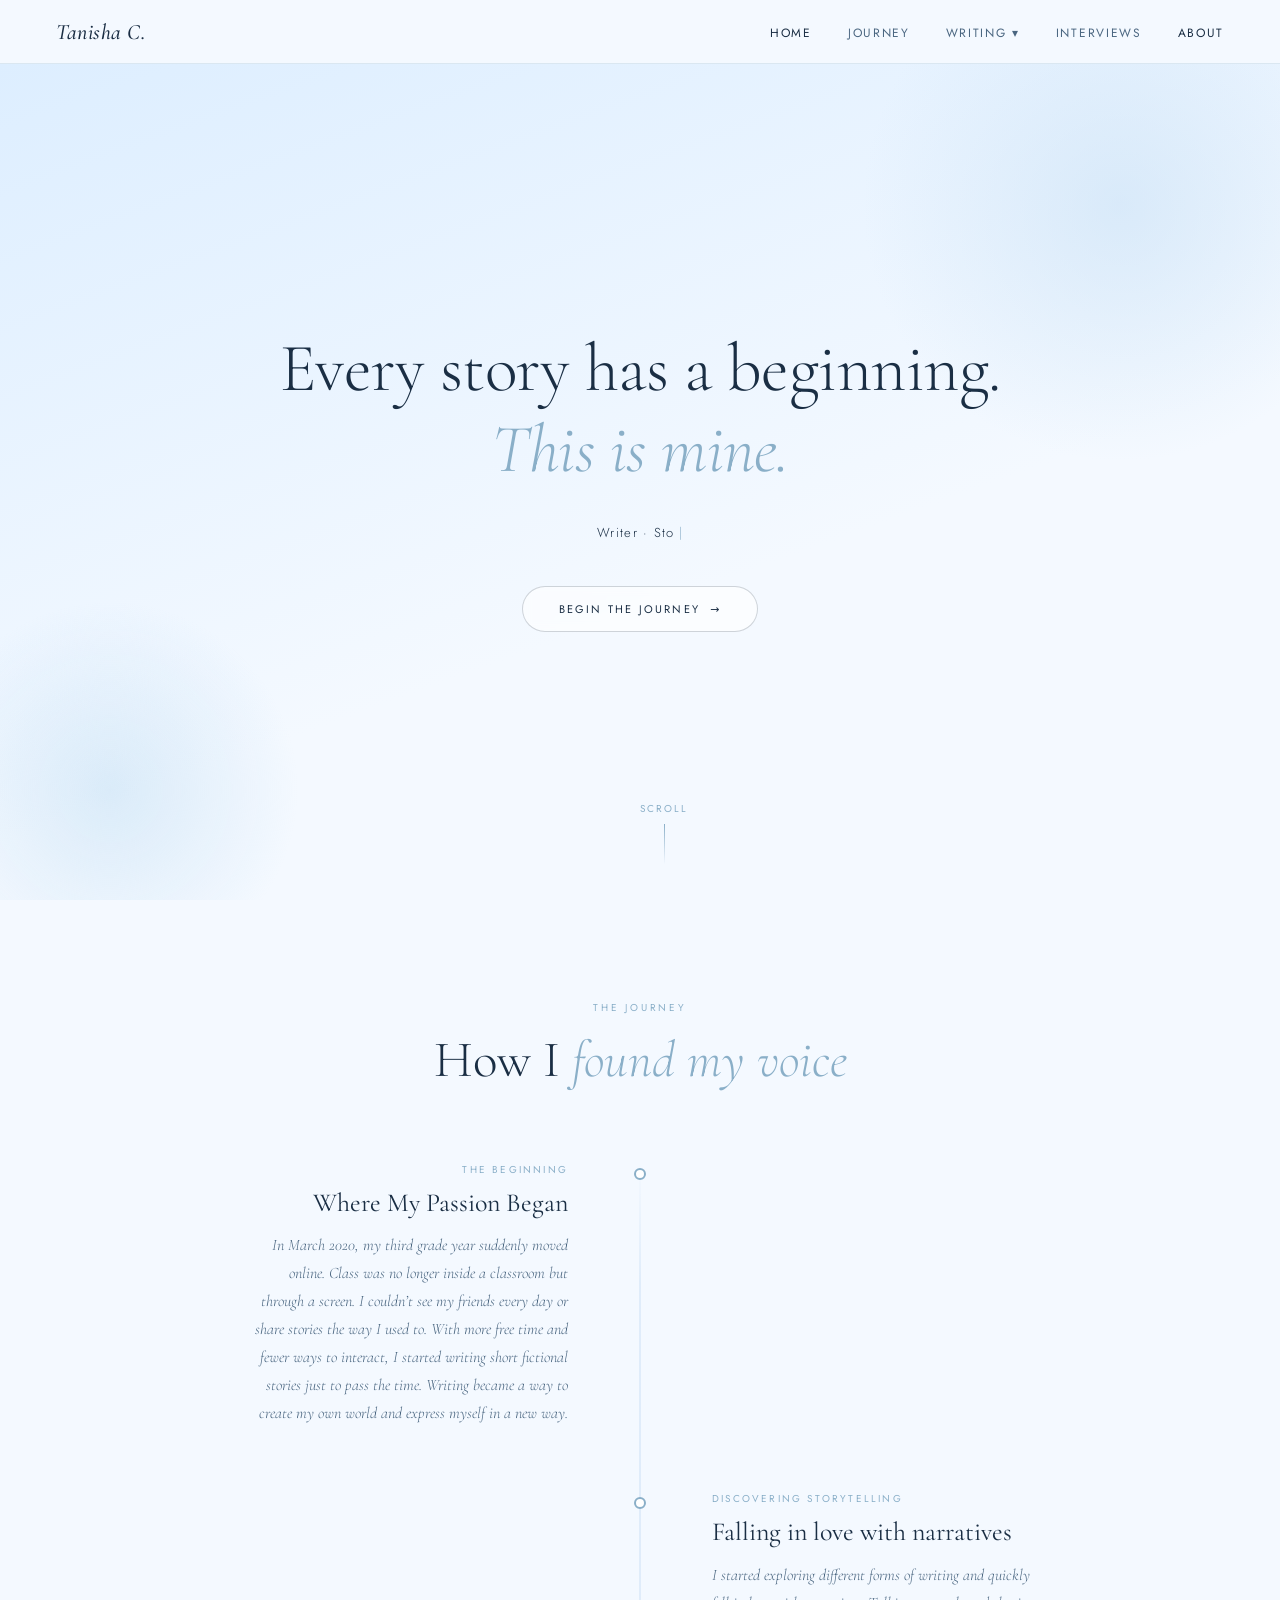
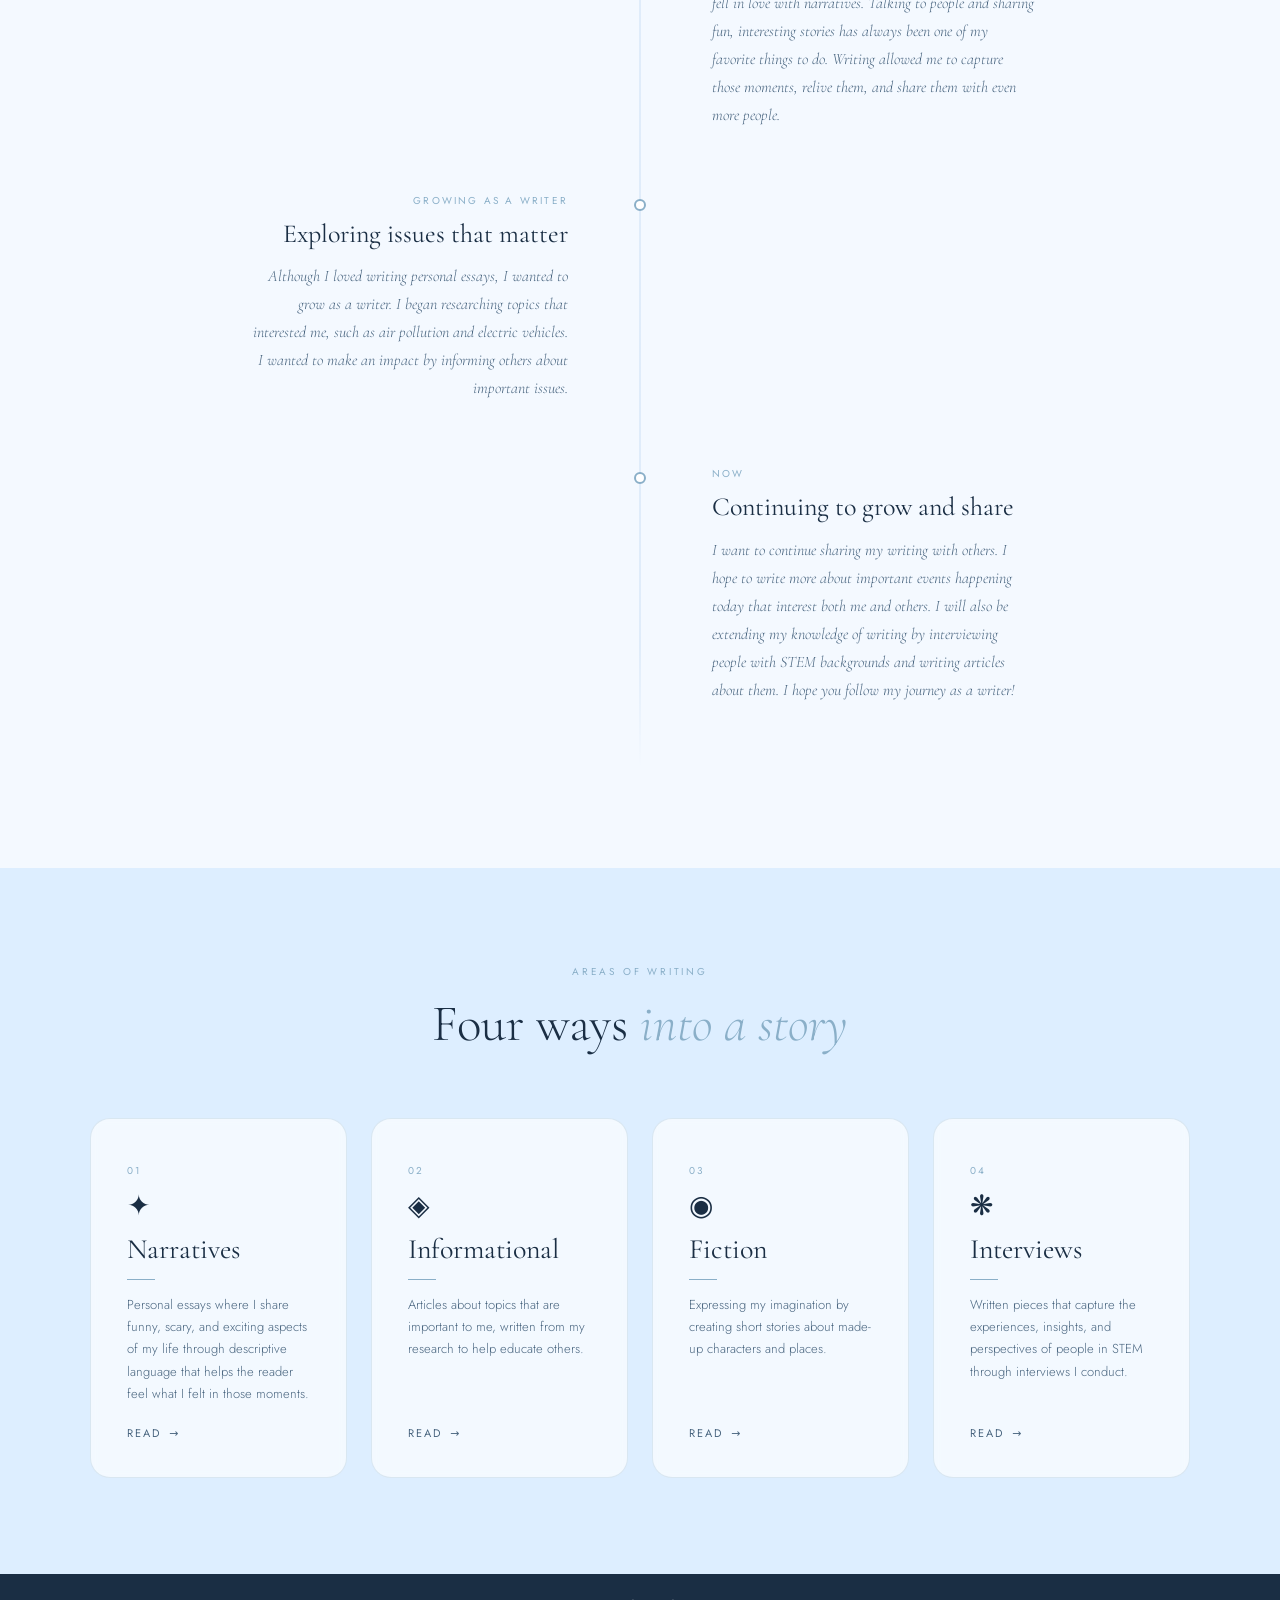
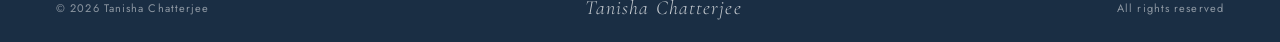
<file: index.html>
<!DOCTYPE html>
<html lang="en">
<head>
    <meta charset="UTF-8">
    <meta name="viewport" content="width=device-width, initial-scale=1.0">
    <title>Tanisha C. — Writer</title>
    <link rel="preconnect" href="https://fonts.googleapis.com">
    <link rel="preconnect" href="https://fonts.gstatic.com" crossorigin>
    <link href="https://fonts.googleapis.com/css2?family=Cormorant+Garamond:ital,wght@0,300;0,400;0,500;0,600;1,300;1,400;1,500&family=Jost:wght@300;400;500&display=swap" rel="stylesheet">
    <link rel="stylesheet" href="style.css">
</head>
<body>

    <nav class="navbar">
        <a href="index.html" class="logo">Tanisha C.</a>
        <ul class="nav-links">
            <li><a href="index.html" class="active">Home</a></li>
            <li><a href="#journey">Journey</a></li>
            <li class="dropdown">
                <a href="index.html#writing">Writing ▾</a>
                <div class="dropdown-content">
                    <a href="narratives.html">Narratives</a>
                    <a href="informational.html">Informational</a>
                    <a href="fiction.html">Fiction</a>
                </div>
            </li>
            <li><a href="interviews.html">Interviews</a></li>
            <li><a href="about.html" class="active">About</a></li>
        </ul>
    </nav>

    <section class="hero">
        <div class="hero-title">Every story has a beginning.</div>
        <div class="hero-title-line2">This is mine.</div>
        <div class="hero-tagline">
            <span id="typing-text"></span><span class="cursor">|</span>
        </div>
        <a href="#journey" class="hero-cta">Begin the Journey <span class="arrow">→</span></a>
        <div class="scroll-hint">
            <span>Scroll</span>
            <div class="scroll-dot"></div>
        </div>
    </section>

    <section class="journey" id="journey">
        <div class="section-intro">
            <div class="section-label">The Journey</div>
            <h2 class="section-title">How I <em>found my voice</em></h2>
        </div>
        <div class="timeline">
            <div class="timeline-item">
                <div class="item-content">
                    <div class="item-label">The Beginning</div>
                    <div class="item-title">Where My Passion Began</div>
                    <div class="item-body">In March 2020, my third grade year suddenly moved online. Class was no longer inside a classroom but through a screen. I couldn’t see my friends every day or share stories the way I used to. With more free time and fewer ways to interact, I started writing short fictional stories just to pass the time. Writing became a way to create my own world and express myself in a new way.</div>
                </div>
                <div class="timeline-dot"><div class="dot"></div></div>
                <div class="item-empty"></div>
            </div>
            <div class="timeline-item">
                <div class="item-empty"></div>
                <div class="timeline-dot"><div class="dot"></div></div>
                <div class="item-content">
                    <div class="item-label">Discovering Storytelling</div>
                    <div class="item-title">Falling in love with narratives</div>
                    <div class="item-body">I started exploring different forms of writing and quickly fell in love with narratives. Talking to people and sharing fun, interesting stories has always been one of my favorite things to do. Writing allowed me to capture those moments, relive them, and share them with even more people.</div>
                </div>
            </div>
            <div class="timeline-item">
                <div class="item-content">
                    <div class="item-label">Growing as a writer</div>
                    <div class="item-title">Exploring issues that matter</div>
                    <div class="item-body">Although I loved writing personal essays, I wanted to grow as a writer. I began researching topics that interested me, such as air pollution and electric vehicles. I wanted to make an impact by informing others about important issues.</div>
                </div>
                <div class="timeline-dot"><div class="dot"></div></div>
                <div class="item-empty"></div>
            </div>
            <div class="timeline-item">
                <div class="item-empty"></div>
                <div class="timeline-dot"><div class="dot"></div></div>
                <div class="item-content">
                    <div class="item-label">Now</div>
                    <div class="item-title">Continuing to grow and share</div>
                    <div class="item-body">I want to continue sharing my writing with others. I hope to write more about important events happening today that interest both me and others. I will also be extending my knowledge of writing by interviewing people with STEM backgrounds and writing articles about them. I hope you follow my journey as a writer!</div>
                </div>
            </div>
        </div>
    </section>

    <section class="beats" id="writing">
        <div class="beats-inner">
            <div class="beats-header">
                <div class="section-label">Areas of Writing</div>
                <h2 class="section-title">Four ways <em>into a story</em></h2>
            </div>
            <div class="beats-grid">
                <div class="beat-card">
                    <div class="beat-num">01</div>
                    <div class="beat-glyph">✦</div>
                    <h3>Narratives</h3>
                    <div class="beat-divider"></div>
                    <p>Personal essays where I share funny, scary, and exciting aspects of my life through descriptive language that helps the reader feel what I felt in those moments.</p>
                    <a href="narratives.html" class="beat-link">Read <span class="arr">→</span></a>
                </div>
                <div class="beat-card">
                    <div class="beat-num">02</div>
                    <div class="beat-glyph">◈</div>
                    <h3>Informational</h3>
                    <div class="beat-divider"></div>
                    <p>Articles about topics that are important to me, written from my research to help educate others.</p>
                    <a href="informational.html" class="beat-link">Read <span class="arr">→</span></a>
                </div>
                <div class="beat-card">
                    <div class="beat-num">03</div>
                    <div class="beat-glyph">◉</div>
                    <h3>Fiction</h3>
                    <div class="beat-divider"></div>
                    <p>Expressing my imagination by creating short stories about made-up characters and places.</p>
                    <a href="fiction.html" class="beat-link">Read <span class="arr">→</span></a>
                </div>
                <div class="beat-card">
                    <div class="beat-num">04</div>
                    <div class="beat-glyph">❋</div>
                    <h3>Interviews</h3>
                    <div class="beat-divider"></div>
                    <p>Written pieces that capture the experiences, insights, and perspectives of people in STEM through interviews I conduct.</p>
                    <a href="interviews.html" class="beat-link">Read <span class="arr">→</span></a>
                </div>
            </div>
        </div>
    </section>


    <footer class="footer">
        <span>© 2026 Tanisha Chatterjee</span>
        <span class="footer-logo">Tanisha Chatterjee</span>
        <span>All rights reserved</span>
    </footer>

    <script src="script.js"></script>
</body>
</html>
</file>
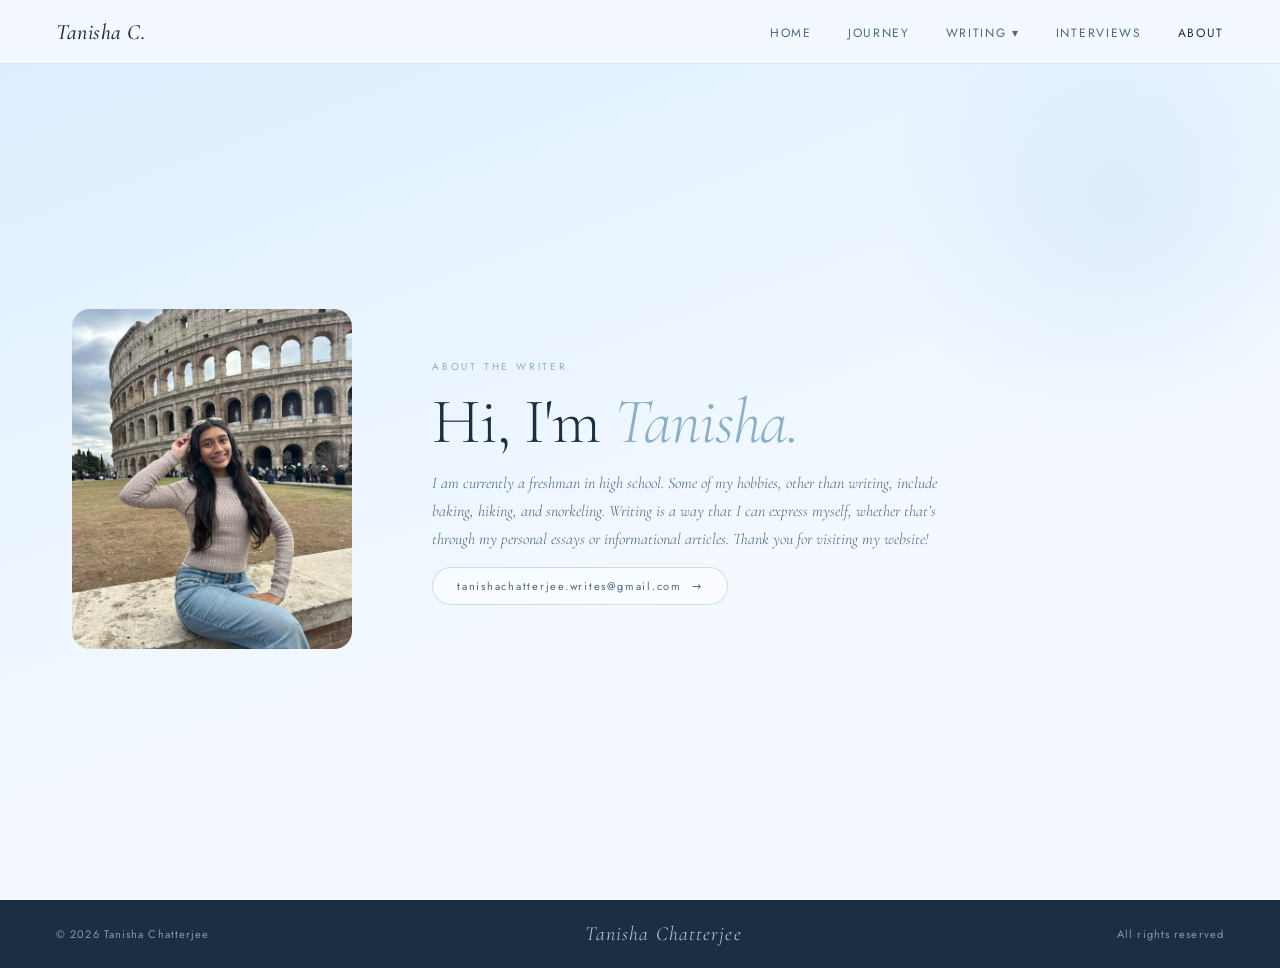
<file: about.html>
<!DOCTYPE html>
<html lang="en">
<head>
    <meta charset="UTF-8">
    <meta name="viewport" content="width=device-width, initial-scale=1.0">
    <title>About — Tanisha C.</title>
    <link rel="preconnect" href="https://fonts.googleapis.com">
    <link rel="preconnect" href="https://fonts.gstatic.com" crossorigin>
    <link href="https://fonts.googleapis.com/css2?family=Cormorant+Garamond:ital,wght@0,300;0,400;0,500;0,600;1,300;1,400;1,500&family=Jost:wght@300;400;500&display=swap" rel="stylesheet">
    <link rel="stylesheet" href="style.css">
    <link rel="stylesheet" href="about.css">
</head>
<body>

<nav class="navbar">
    <a href="index.html" class="logo">Tanisha C.</a>
    <ul class="nav-links">
        <li><a href="index.html">Home</a></li>
        <li><a href="index.html#journey">Journey</a></li>
        <li class="dropdown">
            <a href="index.html#writing">Writing ▾</a>
            <div class="dropdown-content">
                <a href="narratives.html">Narratives</a>
                <a href="informational.html">Informational</a>
                <a href="fiction.html">Fiction</a>
            </div>
        </li>
        <li><a href="interviews.html">Interviews</a></li>
        <li><a href="about.html" class="active">About</a></li>
    </ul>
</nav>

<main class="about-main">

    <!-- TOP: photo + bio -->
    <section class="about-top">
        <div class="about-photo-wrap">
            <img src="me.JPG" alt="Tanisha" class="photo-img">
        </div>
        <div class="about-intro">
            <div class="about-eyebrow">About the writer</div>
            <h1 class="about-title">Hi, I'm <em>Tanisha.</em></h1>
            <p class="about-bio">I am currently a freshman in high school. Some of my hobbies, other than writing, include baking, hiking, and snorkeling. Writing is a way that I can express myself, whether that’s through my personal essays or informational articles. Thank you for visiting my website!</p>
            <a href="mailto:tanishachatterjee.writes@gmail.com" class="contact-btn">tanishachatterjee.writes@gmail.com <span>→</span></a>
        </div>
    </section>

</main>

<footer class="footer">
    <span>© 2026 Tanisha Chatterjee</span>
    <span class="footer-logo">Tanisha Chatterjee</span>
    <span>All rights reserved</span>
</footer>

<script src="about.js"></script>
</body>
</html>
</file>
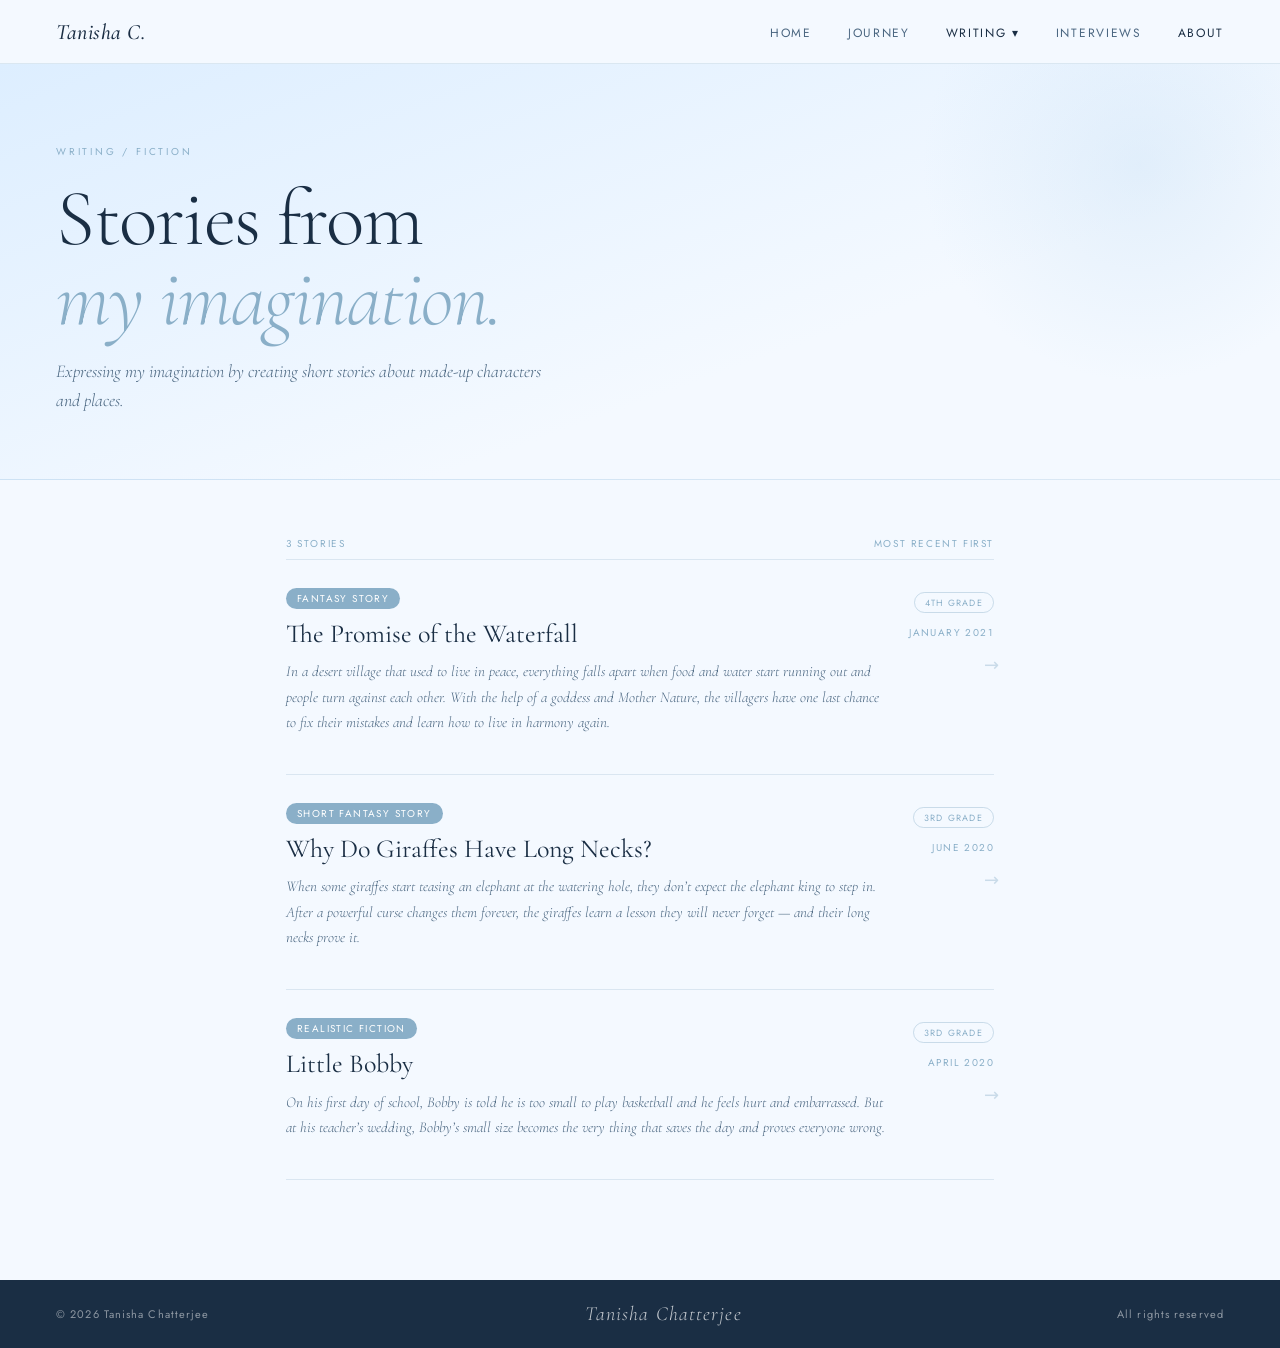
<file: fiction.html>
<!DOCTYPE html>
<html lang="en">
<head>
    <meta charset="UTF-8">
    <meta name="viewport" content="width=device-width, initial-scale=1.0">
    <title>Fiction — Tanisha C.</title>
    <link rel="preconnect" href="https://fonts.googleapis.com">
    <link rel="preconnect" href="https://fonts.gstatic.com" crossorigin>
    <link href="https://fonts.googleapis.com/css2?family=Cormorant+Garamond:ital,wght@0,300;0,400;0,500;0,600;1,300;1,400;1,500&family=Jost:wght@300;400;500&display=swap" rel="stylesheet">
    <link rel="stylesheet" href="style.css">
    <link rel="stylesheet" href="fiction.css">
</head>
<body>

<nav class="navbar">
    <a href="index.html" class="logo">Tanisha C.</a>
    <ul class="nav-links">
        <li><a href="index.html">Home</a></li>
        <li><a href="index.html#journey">Journey</a></li>
        <li class="dropdown">
            <a href="index.html#writing" class="active">Writing ▾</a>
            <div class="dropdown-content">
                <a href="narratives.html">Narratives</a>
                <a href="informational.html">Informational</a>
                <a href="fiction.html" class="active">Fiction</a>
            </div>
        </li>
        <li><a href="interviews.html">Interviews</a></li>
        <li><a href="about.html" class="active">About</a></li>
    </ul>
</nav>

<header class="page-header">
    <div class="page-header-inner">
        <div class="page-eyebrow">Writing / Fiction</div>
        <h1 class="page-title">Stories from<br><em>my imagination.</em></h1>
        <p class="page-desc">Expressing my imagination by creating short stories about made-up characters and places.</p>
    </div>
</header>

<main class="reading-room">
    <div class="list-header">
        <span class="list-count">3 stories</span>
        <span class="list-sort">Most recent first</span>
    </div>
    <ul class="article-list">

        <li class="article-row" data-reveal>
            <div class="article-left">
                <div class="article-tags">
                    <span class="tag">Fantasy Story</span>
                </div>
                <h2 class="article-title">The Promise of the Waterfall</h2>
                <p class="article-blurb">In a desert village that used to live in peace, everything falls apart when food and water start running out and people turn against each other. With the help of a goddess and Mother Nature, the villagers have one last chance to fix their mistakes and learn how to live in harmony again.</p>
                <div class="article-full">
                    <div class="full-divider"></div>
                    <div class="full-body">
                        <p>There once was a peaceful tribe living in the dry desert. Nobody ever fought. Until one day, when all the humans and animals started depleting all of the natural resources. Once they barely had any food and water left over, the villagers started becoming greedy and started to steal from others. It got so bad that the humans were breaking the village, and some of the humans had left the village. The once peaceful village now turned into a village with angry villagers. </p>
                        <p>One day, a goddess named Darla came down from heaven to try and help the humans. She tried to persuade the humans who left to come back. She tried to tell the humans who did have food to share with the others. But everything she did didn’t help fix the problem. After some time, Darla just couldn’t help fix the problem, so she called Mother Nature to see if she could place a treaty between the villagers.</p>
                        <p>Once Mother Nature came down from heaven she went one by one to all of the villagers' broken houses and asked them to meet her at noon when the sun sets. Soon it was noon and all of the villagers gathered around the center of the village. Some looked so lanky that it seemed like they hadn’t eaten or drank water for a few weeks. They immediately started shouting and screaming at each other. Soon they were all once again fighting with each other. Mother Nature and Darla tried their best to keep them contained from hurting each other.</p>
                        <p>Finally Mother Nature said in a loud strong voice, “In order for me to give all of you more resources for food and water, you must all take an oath that you will never fight again.” Soon everyone was signing a piece of tiger skin that was going to be hung in the center of the town to show that the villagers signed an oath to be peaceful again.</p>
                        <p>Once after all, the villagers signed the oath. Mother Nature and Darla controlled the weather to make it rain. Soon all of the dry and dead grass started turning into a luscious green color. Soon there were ponds and lakes. Most of all Mother Nature and Darla created a small mountain with a beautiful magical waterfall that will grant every wish anyone asks for. Darla taught the villagers how to take care of their new natural resources.</p>
                        <p> Mother Nature put a treaty between the villagers, while Darla brought the villagers who left, back to the village. Soon the village went back to its peaceful self. And the villagers took great care of their new resources so they never ran out of food and water again.</p>
                    </div>
                    <button class="close-btn">↑ Close</button>
                </div>
            </div>
            <div class="article-right">
                <span class="article-grade">4th Grade</span>
                <span class="article-date">January 2021</span>
                <span class="read-arrow">→</span>
            </div>
        </li>




        <li class="article-row" data-reveal>
            <div class="article-left">
                <div class="article-tags">
                    <span class="tag">Short Fantasy Story</span>
                </div>
                <h2 class="article-title">Why Do Giraffes Have Long Necks?</h2>
                <p class="article-blurb">When some giraffes start teasing an elephant at the watering hole, they don’t expect the elephant king to step in. After a powerful curse changes them forever, the giraffes learn a lesson they will never forget — and their long necks prove it.</p>
                <div class="article-full">
                    <div class="full-divider"></div>
                    <div class="full-body">
                        <p>Deep, deep down in the Safari Forest lie giraffes and elephants. One day, a giraffe went to get some water from a lake. The giraffe saw many other giraffes, and there was one elephant. The giraffes mocked and smirked, and the elephant was laughing meanly. 
                        <p>One of the giraffes said, “Hey, you loser, what do you think you're doing here with your long nose? This is our lake, not yours!”</p>
                        <p>Another giraffe meanly agreed, smirked, and said, “Yeah, what do you think you're doing here, elephant?”</p>
                        <p>The elephant responded in a crying voice, “What do you mean? We’ve shared this lake for years. Have you all forgotten, and why are you all teasing me about my trunk? I thought we were friends?”</p>
                        <p>Slowly, other elephants came out.</p>
                        <p>Thunk, thunk, it was the elephant king. He said, “You’re being mean to the wrong elephant. You shall all be cursed! Wha haha!”</p>
                        <p>Then these wizard-looking, sacred elephants showed up, and they chanted, “Long necks mixed with sadness, curse these mean giraffes!”</p>
                        <p>Slowly, all of the giraffes had long necks, and they were about the same size as the trees!</p>
                        <p>After that, the giraffes knew not to mess around with elephants. Now that’s the story of why giraffes have long necks!</p>
                    </div>
                    <button class="close-btn">↑ Close</button>
                </div>
            </div>
            <div class="article-right">
                <span class="article-grade">3rd Grade</span>
                <span class="article-date">June 2020</span>
                <span class="read-arrow">→</span>
            </div>
        </li>

        <li class="article-row" data-reveal>
            <div class="article-left">
                <div class="article-tags">
                    <span class="tag">Realistic Fiction</span>
                </div>
                <h2 class="article-title">Little Bobby</h2>
                <p class="article-blurb">On his first day of school, Bobby is told he is too small to play basketball and he feels hurt and embarrassed. But at his teacher’s wedding, Bobby’s small size becomes the very thing that saves the day and proves everyone wrong.</p>
                <div class="article-full">
                    <div class="full-divider"></div>
                    <div class="full-body">
                        <p>"Squeak, squeak," said the little chick. It was his first day of school. The chick's name was Bobby. His teacher's name was Ms. Chan. During recess, Bobby wanted to play basketball. He asked the other chicks if he could join them. Jonny said that Bobby was too small to play, and all the other chicks nodded.</p>
                        <p>"I am not," said Bobby.</p>
                        <p>"Okay, then try throwing the ball in the hoop. You only get three tries," said Jonny.</p>
                        <p>"Okay," said Bobby.</p>
                        <p>The first try, Bobby did not get it in. The second try, Bobby did not get it in. And on the third try, Bobby also did not get it in.</p>
                        <p>"Hahahaha," said all the boys.</p>
                        <p>"I don't care what you think," said Bobby as one tear rolled down from his face.</p>
                        <p>When his mom picked him up from school, she asked, "What's wrong, chickidydoo?"</p>
                        <p>"I am too short to play basketball," said Bobby.</p>
                        <p>"No, you're not," Bobby's mom said.</p>
                        <p>"Now who said that?"</p>
                        <p>"Jonny and his friends," cried Bobby.</p>
                        <p>"Well, tell them they're wrong," said his mom.</p>
                        <p>"I did, but they didn't listen," said Bobby.</p>
                        <p>"Oh," said Bobby's mom. "Why don't you play with someone else?"</p>
                        <p>"I don't know," said Bobby.</p>
                        <p>"Well, you can think about it later after you do your homework," said Bobby's mom.</p>
                        <p>"Okay," said Bobby.</p>
                        <p>The next day, after Bobby's mom dropped Bobby off, she got a letter from Ms. Chan saying she was getting married, and she invited Bobby and Bobby's mom to come. After Bobby's mom picked up Bobby, she told him the great news. Of course, Bobby was happy for Ms. Chan, except Jonny and his friends were going to be there too. Bobby's mom went to the wedding store. She bought a dress for herself and bought Bobby a suit. Two weeks later, Bobby's mom was getting ready with her dress, and Bobby was getting ready with his suit. You probably know where Bobby's mom and Bobby are going. To Ms. Chan's wedding!!!</p>
                        <p>The ceremony started, and Jonny was walking with the rings.</p>
                        <p>"Bammm!!"</p>
                        <p>The rings went flying inside the piano, and Jonny had tripped.</p>
                        <p>"Nooo," said Ms. Chan.</p>
                        <p>"I am super duper sorry, Ms. Chan," said Jonny.</p>
                        <p>"It's alright. I am pretty sure someone can put their hand inside the piano and get out the rings," said Ms. Chan.</p>
                        <p>"Who has the smallest hands?" one of Jonny's friends said.</p>
                        <p>"Bobby does!" said Jonny.</p>
                        <p>"Bobby, will you please take the rings out of the piano?" said Ms. Chan.</p>
                        <p>"Yes, I will," said Bobby very proudly.</p>
                        <p>Bobby put his hand inside the piano. When he took his hand out, he had both of the rings.</p>
                        <p>"Hooray," said everyone.</p>
                        <p>"Yay, Bobby saved the day," said Jonny and his friends.</p>
                        <p>After the marriage was over, Jonny and his friends came over to Bobby, and they all said sorry. They said that they were very rude the other day, so they wanted to apologize, and they also told Bobby he could play basketball whenever he liked with them. After that, Bobby never had any more problems.</p>
                    </div>
                    <button class="close-btn">↑ Close</button>
                </div>
            </div>
            <div class="article-right">
                <span class="article-grade">3rd Grade</span>
                <span class="article-date">April 2020</span>
                <span class="read-arrow">→</span>
            </div>
        </li>

    </ul>
</main>

<footer class="footer">
    <span>© 2026 Tanisha Chatterjee</span>
    <span class="footer-logo">Tanisha Chatterjee</span>
    <span>All rights reserved</span>
</footer>

<script src="fiction.js"></script>
</body>
</html>
</file>
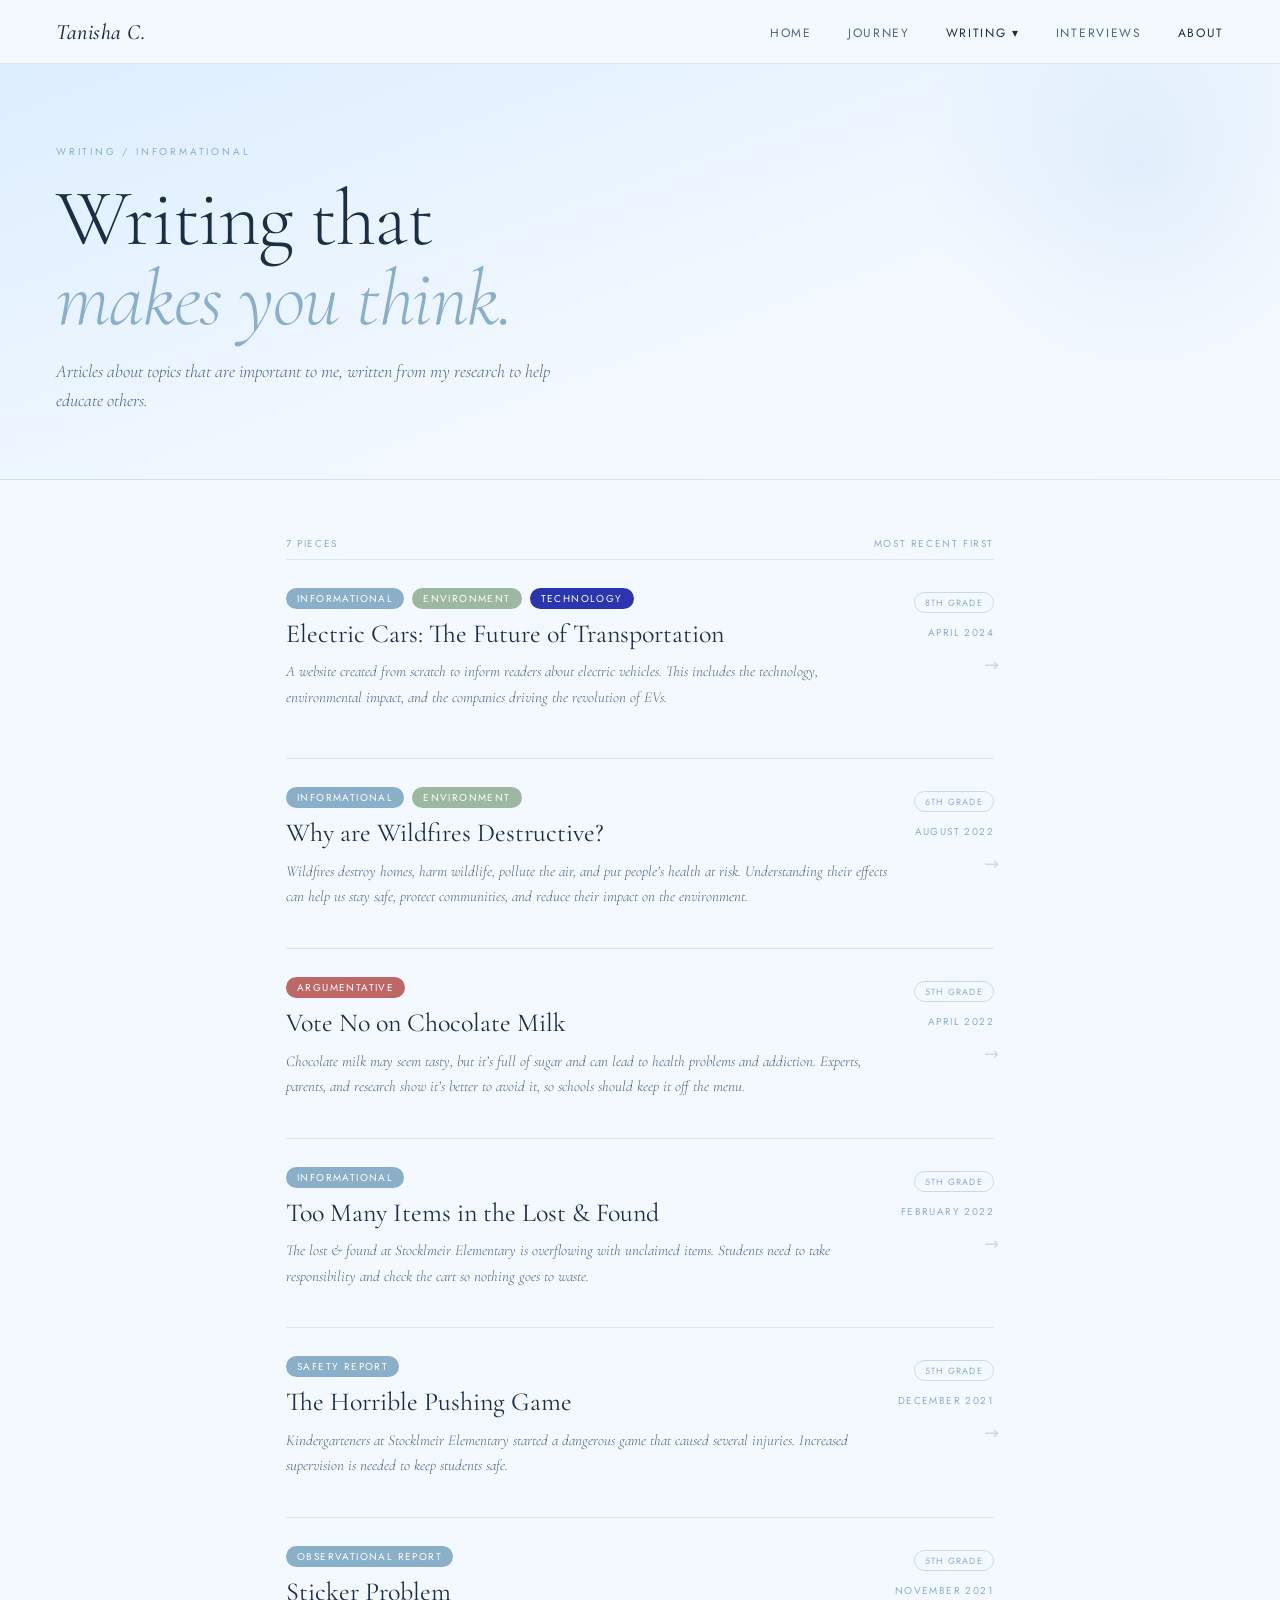
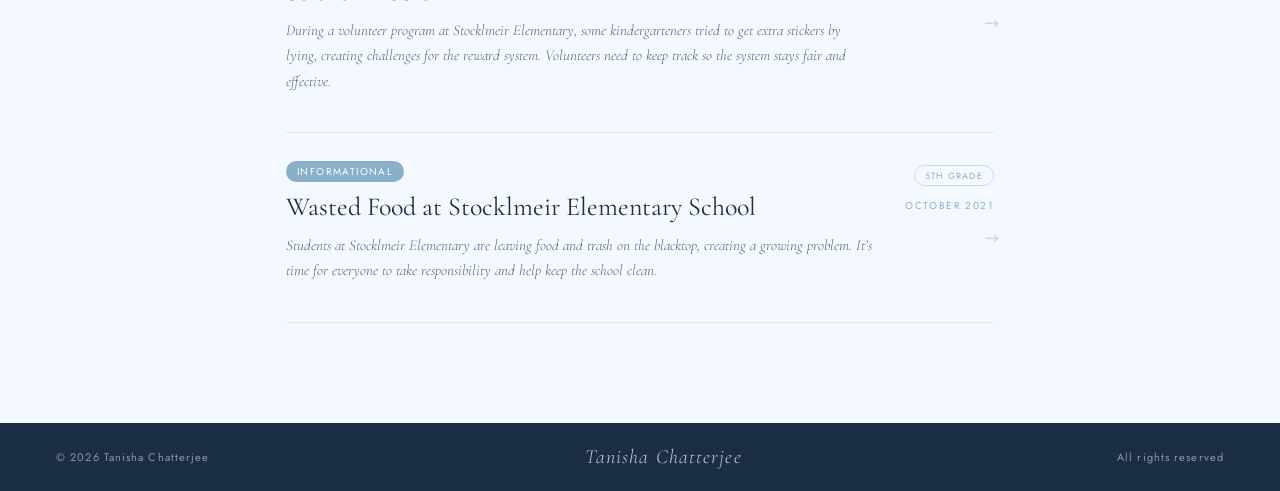
<file: informational.html>
<!DOCTYPE html>
<html lang="en">
<head>
    <meta charset="UTF-8">
    <meta name="viewport" content="width=device-width, initial-scale=1.0">
    <title>Informational — Tanisha C.</title>
    <link rel="preconnect" href="https://fonts.googleapis.com">
    <link rel="preconnect" href="https://fonts.gstatic.com" crossorigin>
    <link href="https://fonts.googleapis.com/css2?family=Cormorant+Garamond:ital,wght@0,300;0,400;0,500;0,600;1,300;1,400;1,500&family=Jost:wght@300;400;500&display=swap" rel="stylesheet">
    <link rel="stylesheet" href="style.css">
    <link rel="stylesheet" href="informational.css">
</head>
<body>

<nav class="navbar">
    <a href="index.html" class="logo">Tanisha C.</a>
    <ul class="nav-links">
        <li><a href="index.html">Home</a></li>
        <li><a href="index.html#journey">Journey</a></li>
        <li class="dropdown">
            <a href="index.html#writing" class="active">Writing ▾</a>
            <div class="dropdown-content">
                <a href="narratives.html">Narratives</a>
                <a href="informational.html" class="active">Informational</a>
                <a href="fiction.html">Fiction</a>
            </div>
        </li>
        <li><a href="interviews.html">Interviews</a></li>
        <li><a href="about.html" class="active">About</a></li>
    </ul>
</nav>

<header class="page-header">
    <div class="page-header-inner">
        <div class="page-eyebrow">Writing / Informational</div>
        <h1 class="page-title">Writing that<br><em>makes you think.</em></h1>
        <p class="page-desc">Articles about topics that are important to me, written from my research to help educate others.</p>
    </div>
</header>



<main class="reading-room">
    <div class="list-header">
        <span class="list-count" id="list-count">7 pieces</span>
        <span class="list-sort">Most recent first</span>
    </div>
    <ul class="article-list">

        <li id="ev-site-row" class="article-row" data-tags="environment" data-reveal>
            <div class="article-left">
              <div class="article-tags">
                <span class="tag tag-informational">Informational</span>
                <span class="tag tag-environment">Environment</span>
                <span class="tag tag-technology">Technology</span>
              </div>
              <div class="article-title">Electric Cars: The Future of Transportation</div>
              <div class="article-blurb">A website created from scratch to inform readers about electric vehicles. This includes the technology, environmental impact, and the companies driving the revolution of EVs.</div>
            </div>
           
            <div class="article-right">
                <span class="article-grade">8th Grade</span>
                <span class="article-date">April 2024</span>
              <span class="read-arrow">→</span>
            </div>
           
            <div class="article-full">
    <div class="full-divider"></div>

    <!-- ===== EMBEDDED EV MINI-SITE ===== -->
    <style>
      /* ---- EV site scoped styles ---- */
      @import url("https://fonts.googleapis.com/css2?family=DM+Sans:wght@300;400;500;600&family=DM+Serif+Display:ital@0;1&display=swap");

      #ev-site-row,
      #ev-site-row .article-left,
      #ev-site-row .article-full {
        max-width: 100% !important;
        width: 100% !important;
      }

      #ev-site {
        --ev-navy:   #1a2f6e;
        --ev-mid:    #2d4fa0;
        --ev-sky:    #b4caee;
        --ev-light:  #dce8f7;
        --ev-white:  #f0f6ff;
        --ev-accent: #4fc3f7;
        font-family: 'DM Sans', sans-serif;
        background: var(--ev-light);
        border-radius: 16px;
        overflow: hidden;
        border: 1px solid rgba(26,47,110,0.18);
        color: var(--ev-navy);
        width: 100%;
        box-sizing: border-box;
      }

      /* NAV */
      #ev-site .ev-header {
        background: var(--ev-navy);
        display: flex;
        justify-content: space-between;
        align-items: center;
        padding: 18px 36px;
        flex-wrap: wrap;
        gap: 10px;
        width: 100%;
        box-sizing: border-box;
      }
      #ev-site .ev-logo {
        font-family: 'DM Serif Display', serif;
        font-size: 26px;
        color: var(--ev-white);
        text-decoration: none;
        letter-spacing: -0.3px;
        flex-shrink: 0;
      }
      #ev-site .ev-logo span {
        color: var(--ev-accent);
      }
      #ev-site .ev-nav {
        display: flex;
        flex-wrap: wrap;
        gap: 4px;
        margin-left: auto;
      }
      .ev-nav-link {
        font-size: 13px;
        font-weight: 500;
        color: rgba(240,246,255,0.75);
        text-decoration: none;
        padding: 6px 14px;
        border-radius: 20px;
        border: 1px solid transparent;
        transition: all 0.2s ease;
        letter-spacing: 0.4px;
        text-transform: uppercase;
      }
      .ev-nav-link:hover {
        color: var(--ev-white);
        background: rgba(255,255,255,0.1);
      }
      .ev-nav-link.ev-active {
        color: var(--ev-navy);
        background: var(--ev-accent);
        border-color: var(--ev-accent);
      }

      /* CONTENT AREA */
      #ev-site .ev-body {
        padding: 40px 44px 52px;
        min-height: 440px;
        width: 100%;
        box-sizing: border-box;
      }

      /* HERO STRIP (About page) */
      #ev-site .ev-hero {
        display: grid;
        grid-template-columns: 1fr 1fr;
        gap: 36px;
        align-items: center;
        margin-bottom: 0;
      }
      #ev-site .ev-hero-text h2 {
        font-family: 'DM Serif Display', serif;
        font-size: 28px;
        color: var(--ev-navy);
        margin: 0 0 6px;
        line-height: 1.2;
      }
      #ev-site .ev-hero-text h2 em {
        font-style: italic;
        color: var(--ev-mid);
      }
      #ev-site .ev-hero-text p {
        font-size: 15px;
        line-height: 1.75;
        color: #2a3d70;
        margin: 0;
        font-weight: 400;
      }
      #ev-site .ev-hero-img {
        width: 100%;
        aspect-ratio: 4/3;
        object-fit: cover;
        border-radius: 12px;
        border: 3px solid var(--ev-white);
        box-shadow: 0 8px 28px rgba(26,47,110,0.18);
        display: block;
      }

      /* STAT PILLS */
      #ev-site .ev-stats {
        display: flex;
        gap: 12px;
        margin: 24px 0 0;
        flex-wrap: wrap;
      }
      #ev-site .ev-stat {
        background: var(--ev-navy);
        color: var(--ev-white);
        border-radius: 10px;
        padding: 12px 18px;
        flex: 1;
        min-width: 120px;
        text-align: center;
      }
      #ev-site .ev-stat-num {
        font-family: 'DM Serif Display', serif;
        font-size: 22px;
        color: var(--ev-accent);
        display: block;
        line-height: 1;
        margin-bottom: 4px;
      }
      #ev-site .ev-stat-label {
        font-size: 11px;
        text-transform: uppercase;
        letter-spacing: 0.6px;
        color: rgba(240,246,255,0.7);
      }

      /* PAGE TITLE */
      #ev-site .ev-page-title {
        font-family: 'DM Serif Display', serif;
        font-size: 26px;
        color: var(--ev-navy);
        margin: 0 0 20px;
        padding-bottom: 14px;
        border-bottom: 2px solid var(--ev-sky);
        line-height: 1.2;
      }

      /* BODY TEXT */
      #ev-site p.ev-p {
        font-size: 15px;
        line-height: 1.78;
        color: #2a3d70;
        margin: 0 0 18px;
        font-weight: 400;
      }
      #ev-site p.ev-p:last-child { margin-bottom: 0; }

      /* IMAGE PAIRS */
      #ev-site .ev-img-pair {
        display: grid;
        grid-template-columns: 1fr 1fr;
        gap: 16px;
        margin: 28px 0;
      }
      #ev-site .ev-img-pair img,
      #ev-site .ev-img-solo {
        width: 100%;
        border-radius: 10px;
        border: 3px solid var(--ev-white);
        box-shadow: 0 4px 16px rgba(26,47,110,0.14);
        display: block;
        object-fit: cover;
      }

      /* COMPANY CARDS */
      #ev-site .ev-company-card {
        display: grid;
        grid-template-columns: 180px 1fr;
        gap: 24px;
        align-items: start;
        background: var(--ev-white);
        border-radius: 12px;
        padding: 22px;
        margin-bottom: 20px;
        border: 1px solid rgba(26,47,110,0.1);
        box-shadow: 0 2px 10px rgba(26,47,110,0.07);
      }
      #ev-site .ev-company-card:last-child { margin-bottom: 0; }
      #ev-site .ev-company-logo {
        width: 100%;
        aspect-ratio: 4/3;
        object-fit: contain;
        border-radius: 8px;
        background: var(--ev-light);
        padding: 12px;
        border: 1px solid var(--ev-sky);
        box-sizing: border-box;
      }
      #ev-site .ev-company-name {
        font-family: 'DM Serif Display', serif;
        font-size: 18px;
        color: var(--ev-navy);
        margin: 0 0 8px;
      }

      /* AUTHOR CARD */
      #ev-site .ev-author-card {
        display: grid;
        grid-template-columns: 200px 1fr;
        gap: 32px;
        align-items: start;
        background: var(--ev-white);
        border-radius: 12px;
        padding: 28px;
        border: 1px solid rgba(26,47,110,0.1);
      }
      #ev-site .ev-author-photo {
        width: 100%;
        aspect-ratio: 3/4;
        object-fit: cover;
        border-radius: 10px;
        border: 3px solid var(--ev-sky);
        box-shadow: 0 4px 16px rgba(26,47,110,0.14);
        display: block;
      }
      #ev-site .ev-author-card h2 {
        font-family: 'DM Serif Display', serif;
        font-size: 22px;
        color: var(--ev-navy);
        margin: 0 0 14px;
      }

      /* EV FOOTER */
      #ev-site .ev-footer {
        background: var(--ev-navy);
        text-align: center;
        padding: 14px;
        color: rgba(240,246,255,0.55);
        font-size: 12px;
        letter-spacing: 0.3px;
      }
      #ev-site .ev-footer a { color: var(--ev-accent); text-decoration: none; }

      /* responsive */
      @media (max-width: 600px) {
        #ev-site .ev-hero { grid-template-columns: 1fr; }
        #ev-site .ev-img-pair { grid-template-columns: 1fr; }
        #ev-site .ev-company-card { grid-template-columns: 1fr; }
        #ev-site .ev-author-card { grid-template-columns: 1fr; }
        #ev-site .ev-body { padding: 24px 20px 36px; }
        #ev-site .ev-header { padding: 14px 20px; }
      }

      /* Override drop-cap from informational.css */
      #ev-site p.ev-p::first-letter { font-size: inherit; font-weight: inherit; float: none; line-height: inherit; margin: 0; color: inherit; }
    </style>

    <div id="ev-site" onclick="event.stopPropagation()">

      <div class="ev-header">
        <a href="#" onclick="event.preventDefault()" class="ev-logo">Electric<span>Cars</span></a>
        <nav class="ev-nav">
          <a href="#" onclick="event.preventDefault(); event.stopPropagation(); evPage('about')"     id="ev-btn-about"     class="ev-nav-link">About</a>
          <a href="#" onclick="event.preventDefault(); event.stopPropagation(); evPage('mechanics')" id="ev-btn-mechanics" class="ev-nav-link">Mechanics</a>
          <a href="#" onclick="event.preventDefault(); event.stopPropagation(); evPage('impact')"    id="ev-btn-impact"    class="ev-nav-link">Impact</a>
          <a href="#" onclick="event.preventDefault(); event.stopPropagation(); evPage('companies')" id="ev-btn-companies" class="ev-nav-link">Companies</a>
          <a href="#" onclick="event.preventDefault(); event.stopPropagation(); evPage('author')"    id="ev-btn-author"    class="ev-nav-link">Author</a>
        </nav>
      </div>

      <div class="ev-body">

        <!-- ABOUT -->
        <div id="ev-about" class="ev-page">
          <!-- top row: stats left, photo right -->
          <div class="ev-hero">
            <div class="ev-stats" style="flex-direction:column; margin:0;">
              <div class="ev-stat"><span class="ev-stat-num">50%</span><span class="ev-stat-label">of greenhouse gas emissions from transport</span></div>
              <div class="ev-stat"><span class="ev-stat-num">80%</span><span class="ev-stat-label">of air pollutants from vehicles</span></div>
              <div class="ev-stat"><span class="ev-stat-num">0</span><span class="ev-stat-label">emissions from EVs</span></div>
            </div>
            <img src="environemntEV (1).jpeg" alt="EV in a healthy environment" class="ev-hero-img">
          </div>
          <!-- text below -->
          <p class="ev-p" style="margin-top:24px;">Electric cars are vehicles that are powered by electrical motors that draw electricity from a battery. Since EVs run on electricity they produce zero emissions improving air quality and reducing the overall environmental impact. EVs have significant benefits to our community such as creating a sustainable and environmentally friendly future for generations to come. Our generation's transportation is responsible for approximately 50% of greenhouse gas emissions and 80% of air pollutants. This is not only dangerous to the environment but to humans as well. Gasoline vehicles burn fossil fuels and when they do this they release large amounts of carbon dioxide, a greenhouse gas, into the air that we breathe causing pollution. Additionally, as greenhouse gas emissions surround the Earth, they trap the sun's heat leading to global warming and climate change. It's our job to put an end to global warming and the first step is to transition to electric cars.</p>
        </div>

        <!-- MECHANICS -->
        <div id="ev-mechanics" class="ev-page" style="display:none;">
          <h2 class="ev-page-title">The Technology Behind Electric Cars</h2>
          <p class="ev-p">Electric cars are powered by rechargeable batteries that store electricity. When you charge the car, the batteries store electricity to operate. The electric motor is like an engine but it runs on electricity instead of gas. When you press the accelerator, the electric motor receives electricity from the battery, and then controls the speed of the car. Unlike traditional vehicles, EVs don't have multiple gears to shift the car between accelerating and decelerating. The gears are necessary to gasoline vehicles because it allows the driver to run the engine at different speeds. But EVs have electric motors that generate a large range of different speeds defeating the need of gears. The wheels of an EV are powered by the electric motor, and when the brake is used, some of the energy is captured and is used to recharge the batteries. Altogether, EVs are powered by batteries that store electricity and are energy efficient.</p>
          <div class="ev-img-pair">
            <img src="evdiagram2 (1).jpeg" alt="EV Diagram">
            <img src="evwithwords (1).jpeg" alt="EV with labels">
          </div>
        </div>

        <!-- IMPACT -->
        <div id="ev-impact" class="ev-page" style="display:none;">
          <h2 class="ev-page-title">The Promising Future of Electric Cars</h2>
          <p class="ev-p">Along with being an eco-friendly mode of transportation, EVs are also affordable vehicles. EVs may be more expensive during the buying process but the maintenance fee is half as much as gasoline drivers have to pay. Customers who own electric cars save an average of $4,600 in repair and maintenance costs. However, EVs are the newest technology when it comes to vehicles making them more expensive. But as the production of EVs continues to increase the price will eventually fall making it more affordable.</p>
          <div class="ev-img-pair" style="margin: 20px 0;">
            <img src="coolev.png" alt="Cool EV">
            <img src="futureev.jpeg" alt="Future EV">
          </div>
          <p class="ev-p">The future of EVs are quite promising considering ongoing technology advancements, an increase of investments, and growing consumer interest. It's predicted that there will be improvements in the battery such as the energy density, charging speed, and cost reduction. Also autonomous driving technologies may become more widespread in EVs. Enhancing the overall driving experience and contributing to the development of new technology in transportation systems. Governments may also begin implementing stricter regulations about emissions, further encouraging the shift towards EVs. Additionally, governments are investing in buildings for charging the vehicles, making EVs more practical for everyday use. Lastly, as EVs become more popular there will be more competition and variety in the vehicles. Allowing customers to have more choices in affordable EVs. EVs are the future of technology.</p>
        </div>

        <!-- COMPANIES -->
        <div id="ev-companies" class="ev-page" style="display:none;">
          <h2 class="ev-page-title">Companies Shaping the Future</h2>
          <div class="ev-company-card">
            <img src="tesla.webp" alt="Tesla" class="ev-company-logo">
            <div>
              <h3 class="ev-company-name">Tesla</h3>
              <p class="ev-p">Tesla was founded on July 1, 2003, San Carlos, CA by Martin Eberhard and Marc Tarpenning. The current CEO, Elon Musk, joined the company soon after it was founded and became the largest investor of the company. Tesla's mission is to transition the world to sustainable energy by building products that replace the planet's biggest polluters, gasoline vehicles. Tesla is doing this by making vehicles that are powered by solar energy running on batteries. The company installed 32,400 kW of solar at their factories and plans on adding more. Altogether, Tesla strives to transition the world to sustainable energy through solar-powered vehicles.</p>
            </div>
          </div>
          <div class="ev-company-card">
            <img src="lucid.jpeg" alt="Lucid Motors" class="ev-company-logo">
            <div>
              <h3 class="ev-company-name">Lucid Motors</h3>
              <p class="ev-p">Lucid Motors was founded in 2008 by former Tesla Motors Vice President, Bernard Tse, co-founder of Astoria Networks Sam Weng, and inventor Sheaupyng Lin. Lucid wants to promote the acceptance of sustainable energy by creating captivating electric vehicles centered around the human experience. The company is making an impact by using fewer batteries and less grid electricity. This has reduced the demand for critical materials and their environmental impact. All in all, Lucid aims to create sustainable vehicles without compromising the overall experience of driving.</p>
            </div>
          </div>
          <div class="ev-company-card">
            <img src="nio.webp" alt="NIO" class="ev-company-logo">
            <div>
              <h3 class="ev-company-name">NIO</h3>
              <p class="ev-p">NIO was founded in November 2014 by William Li, a Chinese business executive and entrepreneur. NIO's mission is to shape a joyful lifestyle around the premium smart electric vehicle market. NIO plans to build a green ecosystem in the Sanjiangyuan National Park and provide its smart electric vehicles along with building battery charging facilities. NIO has launched Blue Sky Lab, an innovation that recycles materials in automobile manufacturing, such as airbags, seat belts, microfiber, leather, and aluminum, to create fashion products. Overall, NIO aims to promote sustainable car manufacturing to bring positive changes to communities.</p>
            </div>
          </div>
        </div>

        <!-- AUTHOR -->
        <div id="ev-author" class="ev-page" style="display:none;">
          <h2 class="ev-page-title">About the Author</h2>
          <div class="ev-author-card">
            <img src="me!! (1).JPG" alt="Author" class="ev-author-photo">
            <div>
              <h2>Tanisha Chatterjee</h2>
              <p class="ev-p">Hi, my name is Tanisha Chatterjee and I built this website from scratch using HTML & CSS! I am very interested in technology, especially about electric vehicles and autonomous driving. That's one of the reasons I built this website because I want more people to know about EVs and their benefits to the environment and our community. I enjoy learning about technology that makes our planet a better place especially for future generations. I hope that in the next few years I can become a stronger advocate for electric vehicles and autonomous driving. Thank you for visiting my website!</p>
            </div>
          </div>
        </div>

      </div><!-- end ev-body -->

      <div class="ev-footer">
        © 2024 <a href="https://repl.it/@tanishachatterjee" target="_blank">tanishachatterjee</a>
      </div>

    </div><!-- end ev-site -->

    <script>
      function evPage(name) {
        document.querySelectorAll('.ev-page').forEach(p => p.style.display = 'none');
        document.querySelectorAll('.ev-nav-link').forEach(b => b.classList.remove('ev-active'));
        document.getElementById('ev-' + name).style.display = 'block';
        document.getElementById('ev-btn-' + name).classList.add('ev-active');
      }
      document.getElementById('ev-btn-about').classList.add('ev-active');
    </script>

    <br>
    <button class="close-btn">↑ Close</button>
  </div>
</li>

        <li class="article-row" data-tags="informational environment" data-reveal>
            <div class="article-left">
                <div class="article-tags">
                    <span class="tag tag-informational">Informational</span>
                    <span class="tag tag-environment">Environment</span>
                </div>
                <h2 class="article-title">Why are Wildfires Destructive?</h2>
                <p class="article-blurb">Wildfires destroy homes, harm wildlife, pollute the air, and put people’s health at risk. Understanding their effects can help us stay safe, protect communities, and reduce their impact on the environment.</p>
                <div class="article-full">
                    <div class="full-divider"></div>
                    <div class="full-body">
                        <h2>Introduction</h2>
                        <p>Big orange flames start spreading through a forest. Animals flee from the scene as chaos erupts. Firefighters come with their water hoses and extinguishers. As the smoke begins rising, firefighters begin coughing. Soon the wildfire gets out of control, people start fleeing from their homes with their loved ones. As the traffic gets worse, people start getting out of their cars and start fleeing by foot. This is what happens when a wildfire begins. It may seem manageable at first but soon gets out of hand. People have been suffering from the effects of wildfires for years. Many got lung cancer from the smoke while evacuating their homes, while others got into a car accident because they couldn’t see the road ahead of them due to the smoke. It is critical that we save our resources before another disaster strikes. Let’s finally take action and learn more about why wildfires are destructive.</p>
                        <h2>Trees Burned Down & Release of Carbon</h2>
                        <p>Generally wildfires occur in forests which have trees and other plants.You may already know that trees produce a type of oxygen called CO2 (carbon dioxide), which is the type of oxygen that we breathe. When trees are burned down, they start producing a new type of oxygen, which is not safe for humans. This new type of oxygen is called carbon. For example, if you were to breathe in carbon you would start having difficulty breathing, which could soon lead you to the hospital.</p>
                        <p>It may feel like if one tree is burned down it doesn’t affect the environment, but it does. Soon after one tree is burned down the fire starts spreading tree to tree, which soon affects climate change. Carbon can increase global warming because once carbon continues building up, it will soon start melting all of the ice around the world, which soon endangers multiple species such as polar bears or penguins. If trees continue burning down, there will soon be many extinct species.</p>
                        <p>Therefore, when trees are burned down the new oxygen that is released from trees not only affects our lungs but also climate change. So make sure to stay safe if by chance there is a wildfire burning near you.</p>
                        <h2>Bad Air Quality</h2>
                        <p>Many counties in California have been quarantined this year due to the bad air quality from wildfires like the Dixie fire. Students are not allowed to have recess or lunch outdoors. Many people have been staying at home and have not yet left their homes. This impacts our bodies because when we are inside, we can’t exercise as much as we can outside. For example, when we are outside, we can run around and jog around our neighborhood. However, when we are locked up inside, we can’t run around without bumping into furniture or other objects. Many people don’t have exercising equipment at home, so they have to rely on running or other exercises that require outdoors. It can be dangerous if someone were to run or jog when a wildfire broke out because the smoke would soon reach their lungs, which can lead to them having an asthma attack or other breathing problems.</p>
                        <p>Speaking of health problems, wildfires can cause people with asthma to not go outside in the smoke without coughing and choking. Firefighters can possibly get lung cancer if they don’t wear special masks when extinguishing a fire. Even if they wear them they can still get lung cancer and other breathing problems, which can possibly soon lead to their death if their breathing problems continue getting worse.</p>
                        <p>Due to the smoke and bad air quality, many people need special care so that they can breathe properly. When wildfires break out, they send many people to hospitals because they got burns, they got into a car accident, or they are having trouble breathing. This also means many people need to pay for hospital or doctor visits, and if a patient keeps visiting, they can soon start losing lots of money especially if they don't have medical insurance. While people are evacuating their homes they may be speeding through the thick clouds of smoke and they can possibly crash into someone else because the road ahead of them is unclear due to the smoke. “We were surrounded by fire. We were driving through fire on each side of the road,” Police Officer Mark Bass said. “Nobody could hardly see the road ahead. It was a very dangerous situation,” said Mark Bass.This can also cause people to go to hospitals. As you can see, wildfires even have an effect on money and health, so it is very important that you safely evacuate your home or wherever you are in case of a wildfire</p>
                        <h2>Homelessness Rising Due to Wildfires</h2>
                        <p>Many homes have been burned down due to severe wildfires. This is causing homelessness to increase because when someone’s home is burned down they might not have anywhere to go or to live because they don’t have any family living near them. This means they need to live on the unsafe streets or homeless shelters. But there may not be any homeless shelters or the homeless shelters are all full. This means someone might need to live on the streets. This will soon become a problem because in California wildfires are pretty common and happen multiple times a year. In San Francisco, California there are many homeless people living on the streets and if more homes are burned down the population of San Francisco might continue growing which can become a problem because if there are more people more jobs will need to be required.</p>
                        <p>In 1980, Mount St.Helens erupted and started many wildfires. About $1.1 billion of property was damaged due to the severe wildfires and lava caused by the eruption. Sadly, 57 people passed away because of the wildfires and lava. The news about the eruption spread fast. Soon news channels started reporting about the eruption.“That is so scary,” said 12 year old Lisa Hodson. After watching the news about the eruption. According to Lisa Hodson there was a lot of ash and soot in the air around the area where Mount St.Helens erupted. Lisa Hodson also said that there were some people in the way of the lava.</p>
                        <p>Every year homes are burned down due to wildfires and people become homeless. We need to improvise and think smarter. One way we can do this is by opening more homeless shelters around areas where wildfires are more common and more severe. Let’s end homelessness!</p>
                        <h2>Impact on Wildlife & Plants</h2>
                        <p>Imagine your favorite animal going extinct. For example, imagine your favorite animal is a bird. A lot of birds live in forests which is a common place where wildfires occur. Think about a bird’s family trying to fly away from the smoke and fire. Some might lose their family because they can’t see what direction they went due to the smoke. Or some of the older birds and younger birds might die because they can't survive the bright red and orange flames. </p>
                        <p>Wildfires make wildlife find more habitats. This can be a major con or problem  because while animals are trying to find a new home or habitat they might run into humans or hunters they have been trying to avoid. But everything has its own pros and cons. But look at the bright side luckily most animals can use their senses to detect when a fire is started. For example, they can tell you their sense of smell to detect if they smell anything burning. They can also use their sense of sight to see if they can see any smoke or fire coming their way. Another pro of wildfires is that it affects a species named jack pine which can only produce seeds to grow more trees with fire. A lot of plants die in the forest because they don’t get enough sunlight because there are too many trees blocking the sunlight. But when fires burn down trees they allow other plants to grow in the sunlight. Wildfires can also deplete food for animals. For example, generally when wildfires occur they burn down plants which a lot of animals survive on. As you can see, it's quite difficult to tell if wildfires are good or bad because they have a lot of pros and cons about it.</p>
                        <h2>Conclusion</h2>
                        <p>Wildfires have different effects on everything. In this article I discussed different things that are affected by wildfires. For example, I discussed that wildfires affect the oxygen that we breathe. I also discussed that wildfires affect climate change. The message I hope to spread is why wildfires are destructive and how we can prevent wildfires from affecting our daily lives.</p>
                    </div>
                    <button class="close-btn">↑ Close</button>
                </div>
            </div>
            <div class="article-right">
                <span class="article-grade">6th Grade</span>
                <span class="article-date">August 2022</span>
                <span class="read-arrow">→</span>
            </div>
        </li>

        <li class="article-row" data-tags="argumentative" data-reveal>
            <div class="article-left">
                <div class="article-tags">
                    <span class="tag tag-argumentative">Argumentative</span>
                </div>
                <h2 class="article-title">Vote No on Chocolate Milk</h2>
                <p class="article-blurb">Chocolate milk may seem tasty, but it’s full of sugar and can lead to health problems and addiction. Experts, parents, and research show it’s better to avoid it, so schools should keep it off the menu.</p>
                <div class="article-full">
                    <div class="full-divider"></div>
                    <div class="full-body">
                        <p>At the beginning of the school year at Stocklmeir we had chocolate milk but eventually the school stopped providing it for us. Some people believe that chocolate milk should still be provided while others think it shouldn’t. Because of this people are reconsidering their decision about chocolate milk. I believe that chocolate milk should not be brought back to school because it's unhealthy, kids get addicted, and parents and experts agree.</p>
                        <p>Critics like the article Flavored Milk FAQ argue that children drink more milk when it’s flavored which makes them gain more vitamins and nutrients. While it might be true that children drink more milk. Still, all in all, I think that if children are only drinking milk when it’s flavored, is a big problem because in life children won't always get what they want. So one reason why I vote no to chocolate milk is because it's unhealthy. According to Chocolate Milk: More Harmful than Healthful, “chocolate milk has a sky-high sugar content.” This shows that chocolate milk has a lot of sugar, which means that if kids drink too much of it they might become obese. When kids drink a lot of sugar they tend to get very hyper, which is a big problem considering that they will be in class learning. So when kids start getting hyper they are unable to focus and they not only disturb their learning but the students around them as well. According to Jamie Oliver, a food lover and activist, states that, “sugary drinks are a major risk factor for developing type 2 diabetes and heart disease.” This shows that children could be at risk of developing a deadly disease that adults could have prevented. Also children may even die because heart disease is very dangerous. Ann Cooper, the head of nutrition services for the Boulder Valley School District in Louisville, Colorado, was the cause of the chocolate milk ban. This shows that even nutritionists believe that chocolate milk is unhealthy. It also shows that nutritionists think that white milk or other options are healthier than chocolate milk. As you can see, chocolate milk is unhealthy because it has too much sugar and because it can cause diseases like type 2 diabetes and heart disease. </p>
                        <p>Another reason why chocolate milk should not be brought back to Stocklmeir is because kids get addicted. According to the article Chocolate Milk: More Harmful Than Healthful, states that, “some children consume as many as 10 or even 15 cartons of chocolate milk in a week at school.” This shows that kids are getting more and more addicted day by day. Also if children are drinking this much sugar they won't feel hungry enough to be able to eat healthy nutritious food. Jamie Oliver, an expert, filled a school bus with 57 tons of sand, representing the amount of sugar children in the United States consume in just one week at school. This shows that students are consuming an absurd amount of sugar. 57 tons is also 114,000 pounds! Children need to stop consuming all this sugar otherwise they will suffer a big consequence like falling severely sick. Chole Baker, an investigative reporter, stated that, “it’s an out-of-control problem.” This shows that even outsiders believe that children are becoming wildly addicted to sugar. To add on, obesity remains a growing problem in the United States. Since this is happening schools have been getting more attention from people outside of schools, which shows that the problem is getting even more terrible. Thus, children all around the world could be saved from this villain (chocolate milk) that we can easily get rid of. Therefore, we should not bring back chocolate milk because kids get addicted. Some people like Melissa Dobbins still may disagree, saying that chocolate milk is critical for a child’s diet. I challenge this. I don’t think this is true because there are different alternatives to milk that have the same 9 essential nutrients like milk or cheese. Also chocolate milk also has too much sugar which is not good for kids.</p>
                        <p>My most important reason why chocolate milk should not be brought back to school is because parents and experts agree. Chloe Baker, an investigative reporter, interviewed a child who stated, “ The only time I get chocolate milk is when I go to school.” This shows that even parents think that chocolate milk isn't a healthy choice for their child. Also if a parent is not comfortable about something at home then it's not okay for it to happen at school. New York City Mayor, Michael Bloomberg, was among those people who agreed with the ban. This shows that the problem has gotten so bad that it has even reached a city mayor who agrees with the ban. And since the government probably wants what’s best for us we should believe them. Also the New York City Board of Health approved the ban. This shows that even experts believe chocolate milk is very unhealthy and is not safe for our community. And since the problem is so bad the board even decided to go as far as banning it. Therefore, chocolate milk should not be brought back to Stocklmeir because parents and experts agree.</p>
                        <p>I vote no on chocolate milk because it isn’t good for our bodies, children drink too much of it, and experts and parents agree with the ban. As you can see chocolate milk may have some good parts to it but overall it's better to avoid it because it doesn’t do much good as it does harm. Lastly, the life lesson here is that it's important to protect our community by keeping it healthy and keeping it happy and we can do this by just avoiding our villain (chocolate milk). So when you decide to vote if chocolate milk should be brought back to school, think about all the healthy lives you could save and protect from all of those cruel diseases.</p>
                    </div>
                    <button class="close-btn">↑ Close</button>
                </div>
            </div>
            <div class="article-right">
                <span class="article-grade">5th Grade</span>
                <span class="article-date">April 2022</span>
                <span class="read-arrow">→</span>
            </div>
        </li>

        <li class="article-row" data-tags="informational" data-reveal>
            <div class="article-left">
                <div class="article-tags">
                    <span class="tag tag-informational">Informational</span>
                </div>
                <h2 class="article-title">Too Many Items in the Lost & Found</h2>
                <p class="article-blurb">The lost & found at Stocklmeir Elementary is overflowing with unclaimed items. Students need to take responsibility and check the cart so nothing goes to waste.</p>
                <div class="article-full">
                    <div class="full-divider"></div>
                    <div class="full-body">
                        <p>The lost & found cart at Stocklmeir Elementary School, Sunnyvale CA receives many lost items everyday. All the items have started to pile up in the cart. Many of the owners of the lost items have not come back to the lost & found to receive their lost items. Some students believe that if they go to the lost & found to find their lost item their time will be wasted.</p>
                        <p>This is slowly becoming a problem at Stocklmeir Elementary School, because if the cart continues piling up with items there will be no more space for any new lost items. Which then will be harder for the owner to find their lost item or items.</p>
                        <p>Students will need to start taking responsibility with their items. Or sooner than later Stocklmeir might need to remove the lost & found cart because it keeps piling up. Tanisha Chatterjee a student at Stocklmeir believes that, “Students who lost items should go to the lost & found and find their item because otherwise its a waste of money for whoever bought the item for them.”</p>
                        <p>If this problem continues lots of money will be wasted for whoever bought an item for a student, and they lost it. It is important for the students who lost an item to go to the lost & found to search for their items or otherwise Stocklmeir might have to take the lost & found away.</p>
                    </div>
                    <button class="close-btn">↑ Close</button>
                </div>
            </div>
            <div class="article-right">
                <span class="article-grade">5th Grade</span>
                <span class="article-date">February 2022</span>
                <span class="read-arrow">→</span>
            </div>
        </li>

        <li class="article-row" data-tags="informational" data-reveal>
            <div class="article-left">
                <div class="article-tags">
                    <span class="tag tag-informational">Safety Report</span>
                </div>
                <h2 class="article-title">The Horrible Pushing Game</h2>
                <p class="article-blurb">Kindergarteners at Stocklmeir Elementary started a dangerous game that caused several injuries. Increased supervision is needed to keep students safe.</p>
                <div class="article-full">
                    <div class="full-divider"></div>
                    <div class="full-body">
                        <p>On December 6, 2021 the kindergarteners at Stocklmeir Elementary School made a new game where they would bolt and pounce on each other. One witness even fell down and injured her leg very badly, and needed the assistance of an adult.</p>
                        <p>Many of the 5th graders who volunteered to take care of the kindergarteners ordered and demanded the kindergarteners to immediately stop playing that game. But the kindergarteners refused to stop.</p>
                        <p>Multiple of the kindergarteners continued getting seriously injured. Witnesses were not able to fully identify the mysterious suspects who started the game. The 5th graders tried to make up a new game, but reluctantly there were still some kids playing the harmful game.</p>
                        <p>Although the kindergarteners enjoyed the game at first the fun quickly faded away as they continued playing. The game took an utter turn causing many of the kids to get injured. If this game continues thriving many of the kids will continue getting injured.</p>
                        <p>This dreadful and pain inducing game needs to come to a halt at once. This harmful game needs to stop now.</p>

                    </div>
                    <button class="close-btn">↑ Close</button>
                </div>
            </div>
            <div class="article-right">
                <span class="article-grade">5th Grade</span>
                <span class="article-date">December 2021</span>
                <span class="read-arrow">→</span>
            </div>
        </li>

        <li class="article-row" data-tags="informational" data-reveal>
            <div class="article-left">
                <div class="article-tags">
                    <span class="tag tag-informational">Observational Report</span>
                </div>
                <h2 class="article-title">Sticker Problem</h2>
                <p class="article-blurb">During a volunteer program at Stocklmeir Elementary, some kindergarteners tried to get extra stickers by lying, creating challenges for the reward system. Volunteers need to keep track so the system stays fair and effective.</p>
                <div class="article-full">
                    <div class="full-divider"></div>
                    <div class="full-body">
                        <p>On November 21, 2021 Tanisha Chatterjee and her friends went to a volunteering program at Stocklmeir Elementary school for 5th graders. Tanisha and her friends recently found out that they can give stickers to the kindergarteners if they pick up trash or do something kind.</p>
                        <p>At first all the kindergarteners were picking up trash and being kind. But after some time, the kindergartens started lying to the 5th graders. “One kindergartener picked up 3 pieces of trash, so I gave her a sticker but after a few minutes she told me she lost her sticker. So I was about to give her another sticker but then I saw on the palm of her hand that there was a sticker I already had given her,” says Tanisha Chatterjee. </p>
                        <p>The kindergarteners feel like whoever has the most stickers gets a prize, so they decide to lie because they're too young to understand that they only get 1 sticker. Tanisha and her friends continue taking care of the kindergarteners, but they keep asking for more stickers. </p>
                        <p>So after lunch ended, Tanisha Chatterjee and her friends went to Ms.Mommer, the vice principal of Stocklmeir Elementary school. Tanisha and her friends told Ms.Mommer about what’s been happening with the stickers. Ms.Mommer told Tanisha Chatterjee and her friends, “to keep a track on which kids already got a sticker, and when it’s reasonable to give a sticker.”</p>
                        <p>If the kindergarteners continue lying to the 5th graders, Ms.Lee (the teacher who supervises the lunch buddy meetings) might have to stop the sticker policy entirely.</p>
                    </div>
                    <button class="close-btn">↑ Close</button>
                </div>
            </div>
            <div class="article-right">
                <span class="article-grade">5th Grade</span>
                <span class="article-date">November 2021</span>
                <span class="read-arrow">→</span>
            </div>
        </li>

        <li class="article-row" data-tags="informational" data-reveal>
            <div class="article-left">
                <div class="article-tags">
                    <span class="tag tag-informational">Informational</span>
                </div>
                <h2 class="article-title">Wasted Food at Stocklmeir Elementary School</h2>
                <p class="article-blurb">Students at Stocklmeir Elementary are leaving food and trash on the blacktop, creating a growing problem. It’s time for everyone to take responsibility and help keep the school clean.</p>
                <div class="article-full">
                    <div class="full-divider"></div>
                    <div class="full-body">
                        <p>Over the past few years, food has been neglected at Stocklmeir Elementary School, Sunnyvale CA. Students have been throwing and pushing food off the trays where the hot lunch lines are at Stocklmeir. Students of Stocklmier have been wasting their food and leaving it on the blacktop, with loads of items that were unopened.</p>
                        <p>Milk cartons, apple slices, vegetables, and many more items are left on the blacktop multiple times in a school day. Students walk past all the wasted food every single day but don’t have the heart to take one second to throw it away to make their school 1% cleaner.</p>
                        <p>On October 20,2021 Tanisha Chatterjee observed all the 3rd graders during their lunch break. Tanisha saw multiple kids throwing food at each other, and running to play without throwing away their trash. “All of these students feel like if they spend a few seconds throwing away their trash, their entire playtime will be over,” Tanisha says. Tanisha continues observing the students. Tanisha also notices that only about 5% of the students who were at lunch threw away their trash. While the rest ran to play.</p>
                        <p>If this problem does not stop soon, food will start piling up on the blacktop. Sooner or later the students will need to start taking responsibility for their own trash before their lunch even might be taken away from them. </p>
                    </div>
                    <button class="close-btn">↑ Close</button>
                </div>
            </div>
            <div class="article-right">
                <span class="article-grade">5th Grade</span>
                <span class="article-date">October 2021</span>
                <span class="read-arrow">→</span>
            </div>
        </li>

    </ul>
</main>

<footer class="footer">
    <span>© 2026 Tanisha Chatterjee</span>
    <span class="footer-logo">Tanisha Chatterjee</span>
    <span>All rights reserved</span>
</footer>

<script src="informational.js"></script>
</body>
</html>
</file>
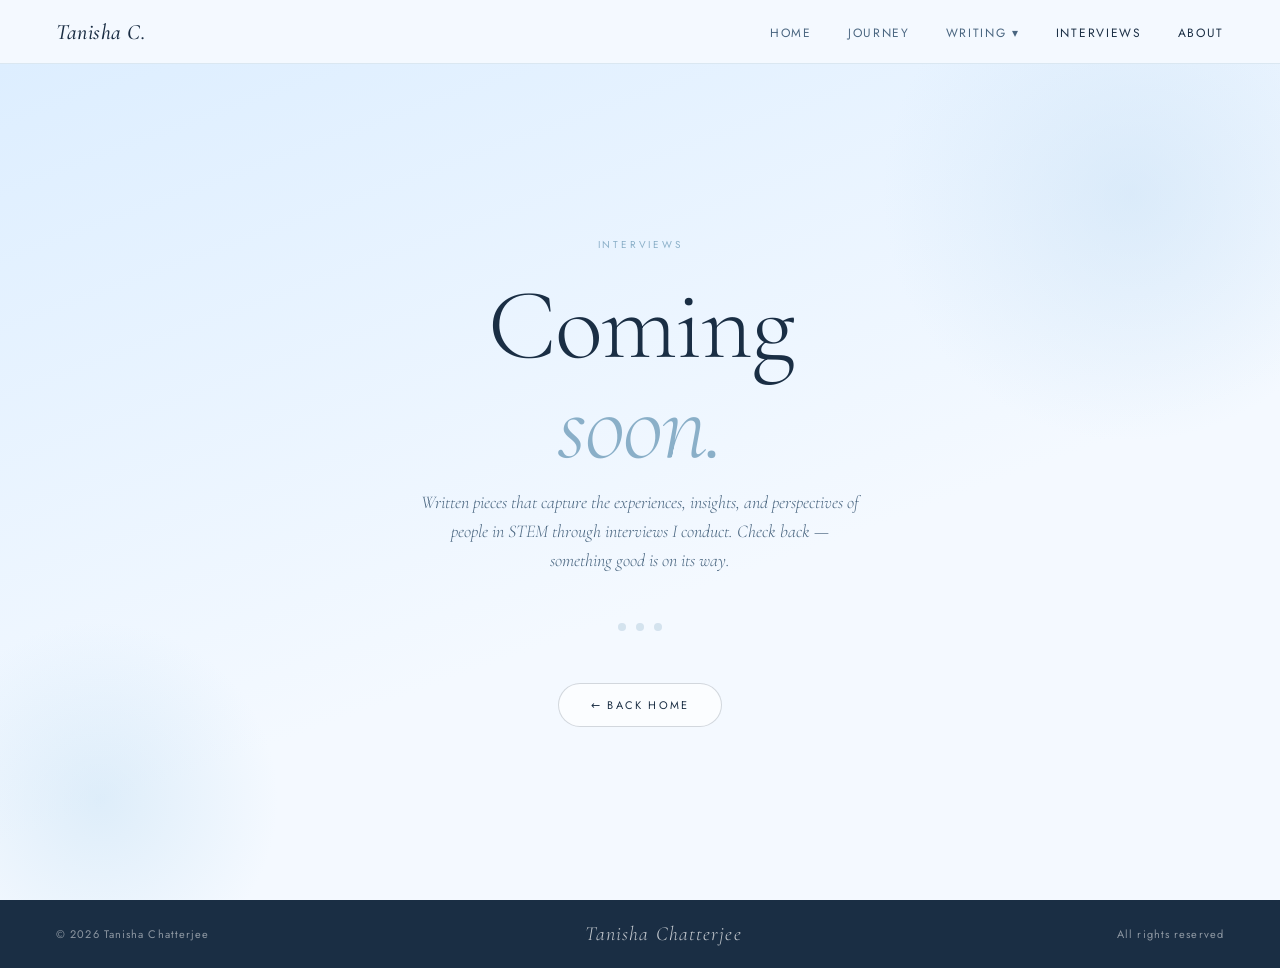
<file: interviews.html>
<!DOCTYPE html>
<html lang="en">
<head>
    <meta charset="UTF-8">
    <meta name="viewport" content="width=device-width, initial-scale=1.0">
    <title>Interviews — Tanisha C.</title>
    <link rel="preconnect" href="https://fonts.googleapis.com">
    <link rel="preconnect" href="https://fonts.gstatic.com" crossorigin>
    <link href="https://fonts.googleapis.com/css2?family=Cormorant+Garamond:ital,wght@0,300;0,400;0,500;0,600;1,300;1,400;1,500&family=Jost:wght@300;400;500&display=swap" rel="stylesheet">
    <link rel="stylesheet" href="style.css">
    <style>
        .coming-soon {
            min-height: calc(100vh - 64px);
            display: flex;
            flex-direction: column;
            align-items: center;
            justify-content: center;
            text-align: center;
            padding: 60px 48px;
            position: relative;
            background: linear-gradient(160deg, var(--sky) 0%, var(--fog) 60%);
            overflow: hidden;
        }

        .coming-soon::before {
            content: '';
            position: absolute;
            width: 500px; height: 500px;
            border-radius: 50%;
            background: radial-gradient(circle, rgba(200,224,245,0.5) 0%, transparent 70%);
            top: -120px; right: -100px;
            pointer-events: none;
        }

        .coming-soon::after {
            content: '';
            position: absolute;
            width: 360px; height: 360px;
            border-radius: 50%;
            background: radial-gradient(circle, rgba(180,215,240,0.35) 0%, transparent 70%);
            bottom: -80px; left: -80px;
            pointer-events: none;
        }

        .coming-soon-inner {
            position: relative;
            z-index: 1;
            opacity: 0;
            animation: up 0.9s ease 0.2s forwards;
        }

        @keyframes up {
            from { opacity: 0; transform: translateY(24px); }
            to   { opacity: 1; transform: translateY(0); }
        }

        .coming-eyebrow {
            font-size: 10px;
            letter-spacing: 0.28em;
            text-transform: uppercase;
            color: var(--soft);
            margin-bottom: 24px;
        }

        .coming-title {
            font-family: var(--serif);
            font-size: clamp(52px, 8vw, 100px);
            font-weight: 300;
            line-height: 1.0;
            letter-spacing: -2px;
            color: var(--deep);
            margin-bottom: 12px;
        }

        .coming-title em { font-style: italic; color: var(--soft); }

        .coming-sub {
            font-family: var(--serif);
            font-size: 18px;
            font-weight: 300;
            font-style: italic;
            color: var(--slate);
            line-height: 1.6;
            max-width: 440px;
            margin: 0 auto 48px;
        }

        .coming-dots {
            display: flex;
            align-items: center;
            justify-content: center;
            gap: 10px;
            margin-bottom: 52px;
        }

        .dot-pulse {
            width: 8px; height: 8px;
            border-radius: 50%;
            background: var(--soft);
            opacity: 0.3;
            animation: pulse 1.4s ease infinite;
        }

        .dot-pulse:nth-child(2) { animation-delay: 0.2s; }
        .dot-pulse:nth-child(3) { animation-delay: 0.4s; }

        @keyframes pulse {
            0%, 100% { opacity: 0.3; transform: scale(1); }
            50%       { opacity: 1;   transform: scale(1.4); }
        }

        .back-home {
            display: inline-flex;
            align-items: center;
            gap: 10px;
            padding: 13px 32px;
            border: 1px solid rgba(26,46,68,0.18);
            border-radius: 100px;
            font-family: var(--sans);
            font-size: 11px;
            letter-spacing: 0.2em;
            text-transform: uppercase;
            color: var(--deep);
            background: rgba(255,255,255,0.65);
            backdrop-filter: blur(4px);
            transition: background 0.25s, border-color 0.25s, transform 0.25s;
        }

        .back-home:hover { background: white; border-color: var(--soft); transform: translateY(-2px); }

        @media (max-width: 640px) {
            .coming-soon { padding: 48px 24px; }
        }
    </style>
</head>
<body>

<nav class="navbar">
    <a href="index.html" class="logo">Tanisha C.</a>
    <ul class="nav-links">
        <li><a href="index.html">Home</a></li>
        <li><a href="index.html#journey">Journey</a></li>
        <li class="dropdown">
            <a href="index.html#writing">Writing ▾</a>
            <div class="dropdown-content">
                <a href="narratives.html">Narratives</a>
                <a href="informational.html">Informational</a>
                <a href="fiction.html">Fiction</a>
            </div>
        </li>
        <li><a href="interviews.html" class="active">Interviews</a></li>
        <li><a href="about.html" class="active">About</a></li>
    </ul>
</nav>

<section class="coming-soon">
    <div class="coming-soon-inner">
        <div class="coming-eyebrow">Interviews</div>
        <h1 class="coming-title">Coming<br><em>soon.</em></h1>
        <p class="coming-sub">Written pieces that capture the experiences, insights, and perspectives of people in STEM through interviews I conduct. Check back — something good is on its way.</p>
        <div class="coming-dots">
            <div class="dot-pulse"></div>
            <div class="dot-pulse"></div>
            <div class="dot-pulse"></div>
        </div>
        <a href="index.html" class="back-home">← Back home</a>
    </div>
</section>

<footer class="footer">
    <span>© 2026 Tanisha Chatterjee</span>
    <span class="footer-logo">Tanisha Chatterjee</span>
    <span>All rights reserved</span>
</footer>

</body>
</html>
</file>
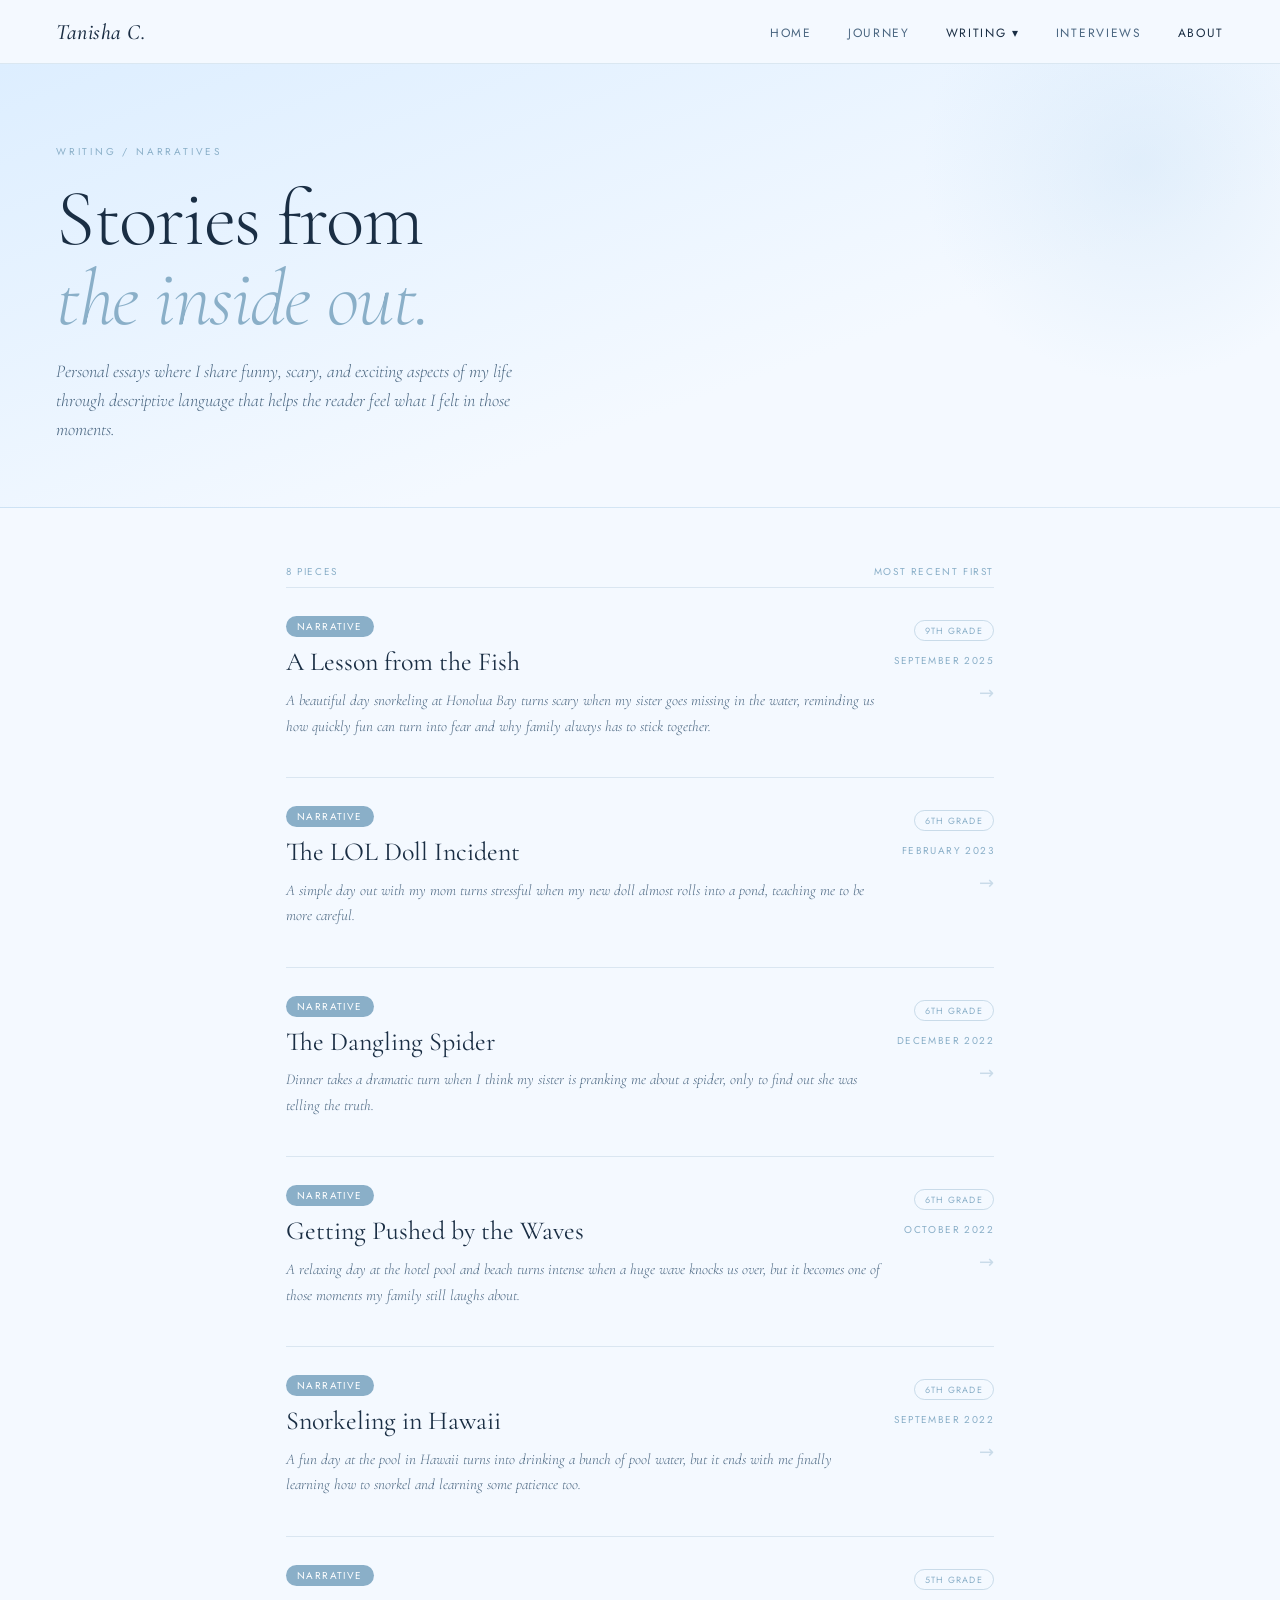
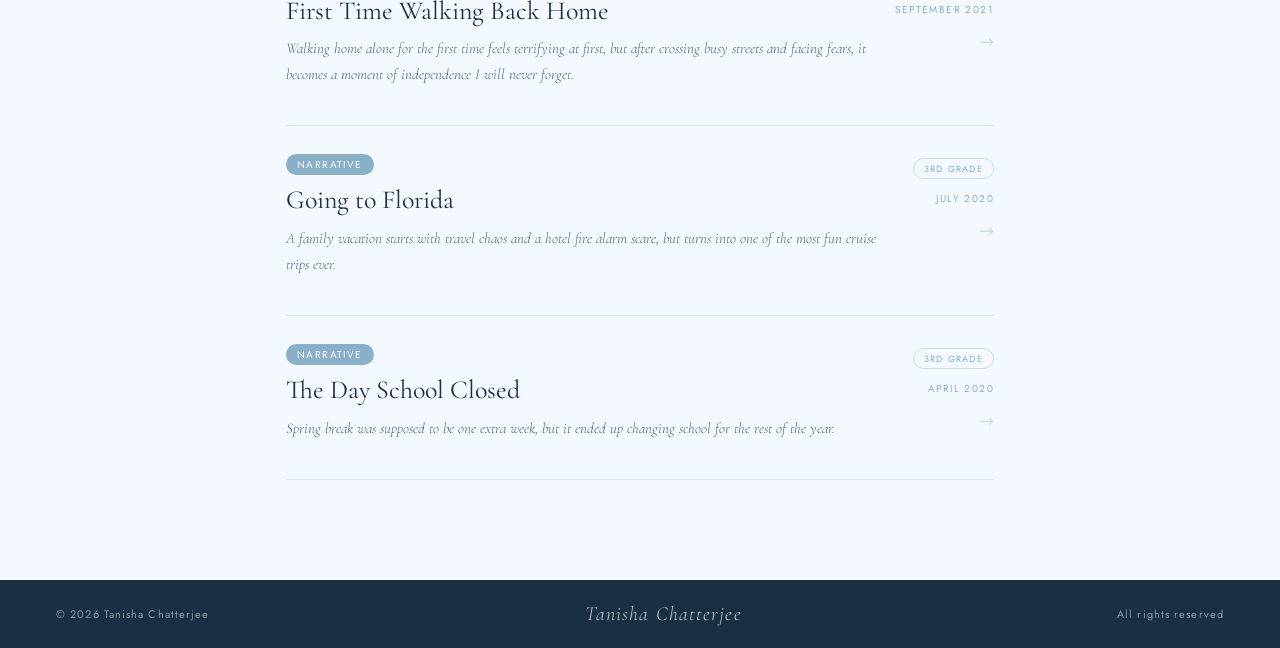
<file: narratives.html>
<!DOCTYPE html>
<html lang="en">
<head>
    <meta charset="UTF-8">
    <meta name="viewport" content="width=device-width, initial-scale=1.0">
    <title>Narratives — Tanisha C.</title>
    <link rel="preconnect" href="https://fonts.googleapis.com">
    <link rel="preconnect" href="https://fonts.gstatic.com" crossorigin>
    <link href="https://fonts.googleapis.com/css2?family=Cormorant+Garamond:ital,wght@0,300;0,400;0,500;0,600;1,300;1,400;1,500&family=Jost:wght@300;400;500&display=swap" rel="stylesheet">
    <link rel="stylesheet" href="style.css">
    <link rel="stylesheet" href="narratives.css">
</head>
<body>

<nav class="navbar">
    <a href="index.html" class="logo">Tanisha C.</a>
    <ul class="nav-links">
        <li><a href="index.html">Home</a></li>
        <li><a href="index.html#journey">Journey</a></li>
        <li class="dropdown">
            <a href="index.html#writing" class="active">Writing ▾</a>
            <div class="dropdown-content">
                <a href="narratives.html" class="active">Narratives</a>
                <a href="informational.html">Informational</a>
                <a href="fiction.html">Fiction</a>
            </div>
        </li>
        <li><a href="interviews.html">Interviews</a></li>
        <li><a href="about.html" class="active">About</a></li>
    </ul>
</nav>

<header class="page-header">
    <div class="page-header-inner">
        <div class="page-eyebrow">Writing / Narratives</div>
        <h1 class="page-title">Stories from<br><em>the inside out.</em></h1>
        <p class="page-desc">Personal essays where I share funny, scary, and exciting aspects of my life through descriptive language that helps the reader feel what I felt in those moments.</p>
    </div>
</header>

<main class="reading-room">
    <div class="list-header">
        <span class="list-count">8 pieces</span>
        <span class="list-sort">Most recent first</span>
    </div>
    <ul class="article-list">


        <li class="article-row" data-reveal>
            <div class="article-left">
                <div class="article-tags">
                    <span class="tag">Narrative</span>
                </div>
                <h2 class="article-title">A Lesson from the Fish</h2>
                <p class="article-blurb">A beautiful day snorkeling at Honolua Bay turns scary when my sister goes missing in the water, reminding us how quickly fun can turn into fear and why family always has to stick together.</p>
                <div class="article-full">
                    <div class="full-divider"></div>
                    <div class="full-body">
                        <p>The trees swayed as we walked through the narrow trail, the hot air sticking to me like glue. Sweat slid down my back, and my arms were already sore from carrying my fins and mask. Every step felt harder than the last. </p>
                        <p>“Take some pictures of me here. I’ll take some of you after,” my sister said, already posing with one hand on her hip. </p>
                        <p>I snapped a few.</p>
                        <p>“No, no, the angle’s wrong. Take it higher,” she criticized.</p>
                        <p>“Seriously? I’ve taken like a million already. Just take some of me now,” I whined.</p>
                        <p>“Girls, are you just gonna spend the whole time taking photos? We’re not even at the bay yet. Hurry up,” my dad groaned, definitely questioning his life choices.</p>
                        <p>We kept walking. The smell of saltwater got stronger, like the ocean was yelling, almost there. Finally, we stepped out of the trees, and there it was — Honolua Bay.</p>
                        <p> It was the type of place people put onto postcards. The bright blue water sparkled like diamonds, the black rocks sizzled under the sun, and the trees rocked peacefully. I could hear small waves slapping against the rocks and people nearby jumping into the water.</p>
                        <p>“Let's go,” Dad said, practically sprinting to the shore.</p>
                        <p>The rocks were burning hot, like walking on a pan, but weirdly I kind of liked it. It felt better than the muddy trail. My sister and I started putting on our gear.</p>
                        <p>“I hope this new snorkeling gear actually works,” she said, already suspicious.</p>
                        <p>“Yeah, water better not leak into my eyes and mouth,” I joked.</p>
                        <p>I plunged into the water, and the coldness seeped into my body like a thousand needles at once. It made me feel alive after hiking in the hot sun. Dad cannonballed in right after, splashing my sister so badly she shrieked.</p>
                        <p>“Ahh my eyes are burning,” she yelled.</p>
                        <p>“You’re fine. Just get in already!” I laughed, wiping water from my face.</p>
                        <p>Finally, she slid into the water, still complaining. But once we started snorkeling, it was amazing. Large schools of fish zipped past me, all staying together. An octopus quickly curled into the rocks, trying to hide. Then I heard crunching. Chomp Chomp! My sister pointed at a red parrotfish gnawing on coral. It sounded exactly like bubble wrap popping, echoing strangely through the water.</p>
                        <p>Then she suddenly shot up. I slowly followed her to the surface.</p>
                        <p>“There’s water in my mask and snorkel,” she coughed.</p>
                        <p>I waited patiently while she fixed it, but it kept happening.</p>
                        <p>“This is so annoying. I’m going back to the shore,” she said. </p>
                        <p>“I’ll go with you,” I said. </p>
                        <p>We made it back to the mossy rock we always used. It was slimy and slippery, like soap. She climbed on to fix her gear.</p>
                        <p>Dad waved me over. “Let’s swim while she fixes it. No point in waiting,” he said.</p>
                        <p>So I followed him. He was kicking like a motorboat, leaving bubbles everywhere, and I ended up drifting behind. We got carried away and didn’t even realize how far we’d gone until we turned back and the rock was empty. My heart dropped</p>
                        <p>“She’s not there,” I said, panicking.</p>
                        <p>We scanned the water. I thought I saw her yellow fins, but the bathing suit was wrong. Dad and I started yelling her name, which echoed across the bay. People started staring.</p>
                        <p>“We should split up,” I said.</p>
                        <p>“No. You stay here, I’ll check the rocks,” Dad ordered.</p>
                        <p><em>Stay here? Seriously? That’s the worst plan ever. She’s out there somewhere, and I’m just floating here being useless. I could be swimming around and looking for her right now.</em> But then I looked at his worried face, watching his eyes darting everywhere. He wasn’t just worried about her. He was worried about me too. I floated there, shivering as the wind hit my wet skin. <em>What if she drowned? I should’ve stayed with her. </em>My brain was spiraling.</p>
                        <p>Dad tried climbing on the mossy rock to get a better view, but in a rush he slipped. <em>BAM!</em>He fell right back into the water. I lost it, laughing so hard I couldn’t breathe. People stared like, <em>wow, some daughter and sister you are. </em>But I couldn’t help it, that’s just how I deal with stress — I laugh at the worst times.</p>
                        <p>Meanwhile, Dad was panicking, asking strangers, “Have you seen my daughter?”</p>
                        <p>His voice shook, and suddenly it hit me. <em>What if she wasn’t just nearby? </em>The water all looked the same, and my heart pounded harder the longer we didn’t see her.</p>
                        <p>Finally, after what felt like forever, I saw a familiar head bobbing in the water. Relief slammed into me.</p>
                        <p>“OMG, where did you go,” I yelled.</p>
                        <p>“I saw you guys swim out, so I tried to catch up,” she said, like it wasn’t a big deal.</p>
                        <p>Dad swam over and hugged her tight.</p>
                        <p>“I was worried sick about you. Why would you just leave?” he yelled.</p>
                        <p>A fisherman scowled. “Keep it down. This is supposed to be a peaceful place.”</p>
                        <p>Dad went red. “Sorry. I couldn’t find my daughter.”</p>
                        <p>My sister rolled her eyes. “Why’d you guys go so far? You said you’d stay close.”</p>
                        <p>“We didn’t realize how fair we swam out. I should’ve stayed with you,” I admitted.</p>
                        <p>Dad pulled us into a soggy group hug. For a moment, Honolua Bay didn’t feel like paradise. It felt like a reminder. The ocean is beautiful, but things can turn from fun to frightening easily. That day, snorkeling wasn’t really about the fish. It was about us. Just like fish stay in schools to protect each other, we had to stick together, and watch out for one another. Getting lost is only funny once everyone makes it back safely. Still, the funniest part will always be Dad slipping on that slimy rock.</p>
                    </div>
                    <button class="close-btn">↑ Close</button>
                </div>
            </div>
            <div class="article-right">
                <span class="article-grade">9th Grade</span>
                <span class="article-date">September 2025</span>
                <span class="read-arrow">→</span>
            </div>
        </li>

        <li class="article-row" data-reveal>
            <div class="article-left">
                <div class="article-tags">
                    <span class="tag">Narrative</span>
                </div>
                <h2 class="article-title">The LOL Doll Incident</h2>
                <p class="article-blurb">A simple day out with my mom turns stressful when my new doll almost rolls into a pond, teaching me to be more careful.</p>
                <div class="article-full">
                    <div class="full-divider"></div>
                    <div class="full-body">
                        <p>“Mom, can we go out today?”I asked. “Maybe another day since your sister is out with her friends and she won't be able to come,” mom responded.</p>
                        <p><em>No, that's not fair!</em></p>
                        <p>“But that's not fair because I’m not going out with my friends,” I said angrily.</p>
                        <p>“Ok fine, but just this once without your sister,” mom reluctantly agreed.  </p>
                        <p><em>Yes, mom is the best!</em></p>
                        <p>My mom and I went into our dark metallic blue car and drove off. We decided that we would go to a Thai restaurant since that was our favorite. After lunch my mom checked her pockets, and found coupons for CVS. So we decided to go there and get a couple of things. Once we arrived I browsed through the items closely following my mom in fear of getting lost. My mom stopped at the makeup section and looked at all of the makeup which felt like hours. So I decided that I would venture off in the CVS.</p>
                        <p>“Mom, can I get some toys or candy?” I asked.</p>
                        <p><em>I really hope that mom lets me get something because if she does this day will get even better!</em></p>
                        <p>“Yeah, sure but make sure you don’t go too far.” Mom responded. </p>
                        <p><em>Mom is the absolute best!</em></p>
                        <p>I quickly ran out of the makeup aisle in excitement to look for some candy, or toys. My first stop was the candy aisle. I continuously turned around to make sure my mom was in the same place I left her. After I had checked that she was still there I looked at all of the candy scanning to find my favorite lollipops. But unfortunately, they weren’t there so I ran to the toy aisle. I look at all of the stuffed animals wondering about who would ever get them. When I spotted it, a bright green ball that had the letters “LOL Doll”. The moment I saw it, I quickly grabbed it. I ran over to my mom in excitement and asked her if I could get it.</p>
                        <p>“Mom, Mom!,” I screeched in excitement, “Can I get this doll?”</p>
                        <p>“How much is it?” Mom asked.</p>
                        <p><em>Hopefully mom still lets me get this doll even though it's quite expensive.</em></p>
                        <p>“Eleven dollars,” I responded.</p>
                        <p>“Ok, but you better play with it since it's very expensive,” mom said.</p>
                        <p><em>Thank goodness mom let me get this doll. If she didn't I would’ve been upset for the rest of the day!</em></p>
                        <p>We then checked out and paid for our items. My mom decided that we would go to a park that had lots of ponds and geese so that I could open my new doll there.</p>
                        <p><em>I’m so excited to go to the park because I love ponds and animals!</em></p>
                        <p>After we arrived at the park we found a clean bench that we could sit at and open the toy. My mom took out her phone and started recording me opening the doll. I started peeling off the plastic from the ball acting like the YouTuber’s I used to watch. Everything was going to plan until I reached the middle of the ball and pulled too hard on the plastic and lost grip of the ball.</p>
                        <p><em>Oh no! Mom is going to be so mad!</em></p>
                        <p>The ball started rolling fast in the direction of the pond. It seemed like it was going as fast as a raging bull! My mom and I both ran after it and fell down on the cement. My mom stretched her arm and grabbed the ball at the last moment. I started crying because I thought that my legs were bleeding since I fell down.</p>
                        <p>“I’m so sorry,” I cried.</p>
                        <p>“I shouldn’t have ever asked you to get me this doll,” I continued, “I’ll never ask you for anything again.</p>
                        <p>“It’s ok you don’t need to cry, it was just a mistake and I was still able to catch it,” mom said.</p>
                        <p>I kept my legs away from my mom because I was afraid to see what they looked like after I had fallen. But my mom looked at my legs and they were fine. But my mom had a scrape on her knee and I felt so bad.</p>
                        <p><em>If only I hadn't asked for the doll, mom wouldn’t have gotten hurt. It’s all my fault! That should have been me who got hurt since I was the one who wanted the doll.</em></p>
                        <p>After that we went back home and I continued to open my doll while my mom treated her scrape. After I took off all the plastic I saw my doll, she had a green dress and pink hair. I was quite disappointed.</p>
                        <p><em>I wanted the glittery doll. But I won’t complain to mom about the doll because it has already caused her to get hurt.</em></p>
                        <p>In the end, even though my mom scraped her knee because of my LOL doll and I didn’t get the doll I wanted, I still had an amazing day and I learned that I should be more careful with new things</p>
                    </div>
                    <button class="close-btn">↑ Close</button>
                </div>
            </div>
            <div class="article-right">
                <span class="article-grade">6th Grade</span>
                <span class="article-date">February 2023</span>
                <span class="read-arrow">→</span>
            </div>
        </li>


        <li class="article-row" data-reveal>
            <div class="article-left">
                <div class="article-tags">
                    <span class="tag">Narrative</span>
                </div>
                <h2 class="article-title">The Dangling Spider</h2>
                <p class="article-blurb">Dinner takes a dramatic turn when I think my sister is pranking me about a spider, only to find out she was telling the truth.</p>
                <div class="article-full">
                    <div class="full-divider"></div>
                    <div class="full-body">
                        <p>“Mom, I’m hungry,” I said. “Tanisha, dinner is almost ready,” my mom responded. Soon, my mom put food in front of me and my sister. I picked up some vegetables with my fork and started eating. I was enjoying my dinner because I hadn’t eaten a lot during the day. I loved feeling my stomach getting filled with warm delicious food. </p>
                        <p>Suddenly, I saw my sister staring at me with an expression of disgust and fear. “What?” I asked my sister. “Tanisha, there is a spider next to you,” she responded. I knew that she was pranking me because she has done pranks like these in the past. And I decided that I wasn’t going to fall for them any longer. But my gut kind of felt like she was telling the truth because of the expression on her face. I knew that she was probably faking it and she just got better at acting. “I know that you’re joking, cut the act already,” I told my sister with the voice of annoyance. “I’m not joking! Seriously just look to your right.” My sister responded. After a couple of minutes, my mom walked out of the office room and into the room my sister and I were sitting. My mom screamed, “There is a spider next to you, Tanisha, don’t move.” I had a feeling that my mom was also in on the prank so I decided to ignore her. By that time, after all of this spider drama my food became cold. So I got off my chair carrying my food. I decided since I wasn’t on my chair anymore, I could just look to my right to see if there was actually a spider. As I turned my head 180 degrees to the right I saw a white spider connect to a cobweb as long as the Eiffel Tower! “Ahhh,” I screamed. “See I told you there was a spider,” my sister said. I quickly got up from my chair and ran straight to my dad.</p>
                        <p>“Papa, there is a spider next to my chair. Can you put it outside?” I asked my dad. After asking my dad and telling him that the spider will take over our house, he reluctantly got off his working chair. “It’s just a small spider, why can’t you put it outside?” He asked. My dad gently put the spider into a paper cup and took it to our front yard. I followed him as he held the cup. As my dad cautiously put the cup down in a slanted way the spider quickly scurried away. “Don‘t ever think about coming back, Mr.Spider,” I said laughing. Just by looking at the spider running away with its long skinny legs just made my skin crawl. I then went back inside and saw my mom and sister. “Sorry for not believing you guys,” I muttered. “It’s okay, I mean I do play a lot of pranks on you,” my sister replied. After that incident I always look both ways before sitting down on my chair.</p>
                    </div>
                    <button class="close-btn">↑ Close</button>
                </div>
            </div>
            <div class="article-right">
                <span class="article-grade">6th Grade</span>
                <span class="article-date"> December 2022</span>
                <span class="read-arrow">→</span>
            </div>
        </li>


        <li class="article-row" data-reveal>
            <div class="article-left">
                <div class="article-tags">
                    <span class="tag">Narrative</span>
                </div>
                <h2 class="article-title">Getting Pushed by the Waves</h2>
                <p class="article-blurb">A relaxing day at the hotel pool and beach turns intense when a huge wave knocks us over, but it becomes one of those moments my family still laughs about.</p>
                <div class="article-full">
                    <div class="full-divider"></div>
                    <div class="full-body">
                        <p>It was my fourth day in Hawaii and all I wanted to do was to go to my hotel’s swimming pool and to the ocean that’s in front of it. I convinced my family that we should stay at the hotel’s property so that we’re not so tired out like the other couple of days. And they reluctantly agreed. We decided that we’d first go to the pool then the ocean. My dad, sister, and I swam in the pool and went on the water slides while my mom just stayed in the pool. We were in the pool for quite some time so we decided to move on to the ocean.</p>
                        <p>My sister and I grabbed our floaties and headed to the ocean. My sister and I liked to sit on the floaties and move with the ocean’s current rather than swimming. The big waves started coming so my mom and dad kept a close look on my sister and I. They were also in the water. The sky started forming dark gray clouds all over the beach. My dad’s legs were covered with wounds because while he was walking in the ocean’s water he stepped on a couple of sharp rocks.</p>
                        <p>Then a ginormous wave crashed on everyone who was in the ocean. My sister and I toppled into the ocean. Though the water wasn’t very deep I jumped out of the water and jumped onto my dad because I was scared of drowning. Once I calmed down I got back onto my floatie. My family and I stayed at the beach for the rest of the day joking about what had happened. Still to this day my family and I laugh about this incident.</p>
                    </div>
                    <button class="close-btn">↑ Close</button>
                </div>
            </div>
            <div class="article-right">
                <span class="article-grade">6th Grade</span>
                <span class="article-date"> October 2022</span>
                <span class="read-arrow">→</span>
            </div>
        </li>

        <li class="article-row" data-reveal>
            <div class="article-left">
                <div class="article-tags">
                    <span class="tag">Narrative</span>
                </div>
                <h2 class="article-title">Snorkeling in Hawaii</h2>
                <p class="article-blurb">A fun day at the pool in Hawaii turns into drinking a bunch of pool water, but it ends with me finally learning how to snorkel and learning some patience too.</p>
                <div class="article-full">
                    <div class="full-divider"></div>
                    <div class="full-body">
                        <p>It was my second day in Hawaii after landing in the airport. That day my family and I decided that it was time to go to the pool in my hotel. We brought our snorkeling gear just in case we decided to go snorkeling in the ocean. We also brought our floaties in case we changed our minds.</p>
                        <p>Once we arrived at the pool my sister and I headed straight for the water slides. We each took our turn and went down to the water slide. My parents then decided that it was time to head to the ocean and go snorkeling. But the thing was I forgot how to snorkel. So my sister decided that she would teach me in the swimming pool. She first put on my gear then her’s. But I felt like she was taking too long to put on her gear and I just wanted to go snorkeling. So I decided that I would just do it myself. I went a bit too deep into the pool water and I tried to breathe through the mouth piece. But if you have gone snorkeling before then you know that if you breathe through the mouthpiece underwater you’re going to end up drinking the pool water. So that’s what exactly happened. When I breathed in, all of the water went into my mouth. But before I understood what happened I accidentally swallowed the water. I gagged after I accidentally swallowed the water because the pool water tasted terrible.“Eww,” I screamed. “That’s what happens when you're not patient,” my sister exclaimed.</p>
                        <p>After my sister taught me how to snorkel. And then my family and I went to the ocean to go snorkeling. At the end of the day I learned that I need to be more patient when waiting for something. So whenever I’m impatient I go back to this moment and try to figure out what I could do instead of being impatient.</p>
                    </div>
                    <button class="close-btn">↑ Close</button>
                </div>
            </div>
            <div class="article-right">
                <span class="article-grade">6th Grade</span>
                <span class="article-date">September 2022</span>
                <span class="read-arrow">→</span>
            </div>
        </li>

        <li class="article-row" data-reveal>
            <div class="article-left">
                <div class="article-tags">
                    <span class="tag">Narrative</span>
                </div>
                <h2 class="article-title">First Time Walking Back Home</h2>
                <p class="article-blurb">Walking home alone for the first time feels terrifying at first, but after crossing busy streets and facing fears, it becomes a moment of independence I will never forget.</p>
                <div class="article-full">
                    <div class="full-divider"></div>
                    <div class="full-body">
                        <p>“Bye Ms.Ou see you tomorrow!” I excitedly said. It was my first time walking back home by myself. I felt like there were butterflies in my stomach. “It’s ok you can do this, just run back home,” I told myself nervously. I walked through the park. I saw so many other kids playing, one on the swings and another on the rock wall climbing. I was super nervous, “it’s okay just keep going, you can do this,” I confidently said to myself.</p>
                        <p>I ran and ran until I made it to the first crosswalk, when I thought to myself, “I can’t run forever,” I tried to pace my breath. Then I looked to my left then to the right to make sure no cars were there. But I was scared. <em>What if a car comes out of nowhere?</em> So yes, I stood there for five minutes and no car ever came! I finally crossed making sure to constantly look to both sides.</p>
                        <p>Then I finally made it to the second crosswalk. It was practically burning, I felt like I was melting like a snowman! But that was when the REAL PROBLEM came along. When I was about to go I saw a yellow car with a man inside of it driving. I told him to go. But then he was telling me to go. But then I was telling him to go. “Oh no, I’m going to be here forever!” I groaned to myself. It was like the man and I were arguing about who was going to go first, until I finally decided to go. While I was going, I remembered what my parents told me, “make sure to always make eye contact with the driver so he still knows that you're there.” So I did exactly what my parents told me to do, and I gave that man a serious look as I walked away.</p>
                        <p>Finally, I saw my house. I got ready to run and I went off. By the time I reached my house my face was all red and I was completely out of breath. Just when my mom asked, “How’d you get here so fast, and why does it look like you just ran a marathon?” “Uhm it does haha, well I mean our house is pretty near the school and I probably have fast legs!” I replied. My mom looked at me knowing clearly I was lying to her.</p>
                    </div>
                    <button class="close-btn">↑ Close</button>
                </div>
            </div>
            <div class="article-right">
                <span class="article-grade">5th Grade</span>
                <span class="article-date"> September 2021</span>
                <span class="read-arrow">→</span>
            </div>
        </li>


        <li class="article-row" data-reveal>
            <div class="article-left">
                <div class="article-tags">
                    <span class="tag">Narrative</span>
                </div>
                <h2 class="article-title">Going to Florida</h2>
                <p class="article-blurb">A family vacation starts with travel chaos and a hotel fire alarm scare, but turns into one of the most fun cruise trips ever.</p>
                <div class="article-full">
                    <div class="full-divider"></div>
                    <div class="full-body">
                        <p>I was walking home from school, and I finally reached my house. Today was an exciting day because I was going on vacation! My whole family was home, we were finishing up packing. At 7:00 pm my dad called an uber to take us to the airport, but my dad did not look at the car the uber driver was driving in, and when the uber driver arrived we tried to fit the suitcases inside but there was no space. So my dad called another uber driver, but this car had enough space. So it took us about 30 minutes to reach the airport. We bought some food. At 9:00 pm we boarded the plane. At 4:00 am we finally reached Florida! We were going on a cruise but that was in 2 days. On the second day at 5:00 am in the morning there was a fire alarm, and 5 minutes before the fire alarm my sister was feeling hot and she couldn't sleep. When the fire alarm started my sister jumped right out of the bed and took all the phones. My mom got up and was taking all the suitcases and my dad was putting on shoes. And I was sleeping. I didn't even hear the fire alarm so my sister had to wake me up! We all rushed down the five floors and when we got to the lobby they said that there was no fire and someone was just smoking. We were all awake in the hotel room and none of us could go back to sleep. We were a little scared about the cruise now. But at 9:00 am we were at the ship platform and we were entering the cruise. We first went inside our room and then we went to the buffet for lunch. We were on the cruise for a week! It was so fun. My sister and I went on the water slides about 30 times at least! After the cruise we were in Florida for one more week then we had to come back home! My sister and I didn't want to come back and our parents also didn’t want to. Luckily, we had one more day and then school would start again.The End!</p>
                    </div>
                    <button class="close-btn">↑ Close</button>
                </div>
            </div>
            <div class="article-right">
                <span class="article-grade">3rd Grade</span>
                <span class="article-date">July 2020</span>
                <span class="read-arrow">→</span>
            </div>
        </li>

        <li class="article-row" data-reveal>
            <div class="article-left">
                <div class="article-tags">
                    <span class="tag">Narrative</span>
                </div>
                <h2 class="article-title">The Day School Closed</h2>
                <p class="article-blurb">Spring break was supposed to be one extra week, but it ended up changing school for the rest of the year.</p>
                <div class="article-full">
                    <div class="full-divider"></div>
                    <div class="full-body">
                        <p>“Wow this movie is just like the book!” Tanisha said. Tanisha’s class was watching the movie Winn Dixie because they finished reading the book. Unfortunately, Tanisha’s 3rd grade teacher wasn’t there to watch because she got sick. After Tanisha came back home from an exciting day at school she was stunned to hear the spring break was extended. “Spring break is going to be an extra week long!” Tanisha said in shock. “Yeah! I got to come back home early from school today!” Replied Tanisha’s older sister. “No fair!” said Tanisha. Tanisha’s mom printed three thick stacks of paper; one for ELA, one for math, and one for science. “Are you kidding me! Why do I need to do homework during spring break?” Tanisha said in anger. “Well you need to do something,” Tanisha’s mom replied. From that day forward Tanisha had to do a couple of pages of homework every single day. Soon came the end of extended spring break. “Noooooo! I don’t want to go back to school,” Tanisha groaned. “Guess it's your lucky day! School is closed for the rest of the school year.” From that day school was online and Tanisha only met with her class every Thursday at 10 am for 30 minutes. </p>
                    </div>
                    <button class="close-btn">↑ Close</button>
                </div>
            </div>
            <div class="article-right">
                <span class="article-grade">3rd Grade</span>
                <span class="article-date">April 2020</span>
                <span class="read-arrow">→</span>
            </div>
        </li>

    </ul>
</main>

<footer class="footer">
    <span>© 2026 Tanisha Chatterjee</span>
    <span class="footer-logo">Tanisha Chatterjee</span>
    <span>All rights reserved</span>
</footer>

<script src="narratives.js"></script>
</body>
</html>
</file>
<file: style.css>
/* ========================
   VARIABLES & RESET
======================== */
:root {
    --sky:       #ddeeff;
    --mist:      #edf5ff;
    --fog:       #f4f9ff;
    --deep:      #1a2e44;
    --slate:     #4a6680;
    --soft:      #8aafc8;
    --blush:     #cce0f5;
    --serif:     'Cormorant Garamond', Georgia, serif;
    --sans:      'Jost', system-ui, sans-serif;
}

*, *::before, *::after { box-sizing: border-box; margin: 0; padding: 0; }
html { scroll-behavior: smooth; }

body {
    font-family: var(--sans);
    background: var(--fog);
    color: var(--deep);
    overflow-x: hidden;
}

a { text-decoration: none; color: inherit; }

/* ========================
   NAVBAR
======================== */
.navbar {
    display: flex;
    justify-content: space-between;
    align-items: center;
    padding: 0 56px;
    height: 64px;
    position: sticky;
    top: 0;
    z-index: 100;
    background: rgba(244, 249, 255, 0.88);
    backdrop-filter: blur(10px);
    border-bottom: 1px solid rgba(138, 175, 200, 0.25);
}

.logo {
    font-family: var(--serif);
    font-size: 22px;
    font-weight: 500;
    letter-spacing: 0.5px;
    color: var(--deep);
    font-style: italic;
}

.nav-links {
    list-style: none;
    display: flex;
    gap: 36px;
    align-items: center;
}

.nav-links a {
    font-family: var(--sans);
    font-size: 12px;
    font-weight: 400;
    letter-spacing: 0.14em;
    text-transform: uppercase;
    color: var(--slate);
    transition: color 0.2s;
}

.nav-links a:hover,
.nav-links a.active { color: var(--deep); }

.dropdown { position: relative; }

.dropdown-content {
    display: none;
    position: absolute;
    top: 100%;
    left: 50%;
    transform: translateX(-50%);
    background: white;
    border: 1px solid rgba(138, 175, 200, 0.3);
    border-radius: 10px;
    overflow: hidden;
    min-width: 150px;
    box-shadow: 0 8px 32px rgba(26, 46, 68, 0.08);
    padding-top: 12px;
}

.dropdown:hover .dropdown-content { display: block; }

.dropdown-content a {
    display: block;
    padding: 11px 20px;
    font-size: 12px;
    letter-spacing: 0.1em;
    color: var(--slate);
    transition: background 0.15s, color 0.15s;
    text-transform: uppercase;
}

.dropdown-content a:hover,
.dropdown-content a.active {
    background: var(--mist);
    color: var(--deep);
}

/* ========================
   HERO
======================== */
.hero {
    min-height: calc(100vh - 64px);
    display: flex;
    flex-direction: column;
    align-items: center;
    justify-content: center;
    text-align: center;
    padding: 80px 48px;
    position: relative;
    background: linear-gradient(160deg, var(--sky) 0%, var(--fog) 60%);
    overflow: hidden;
}

.hero::before {
    content: '';
    position: absolute;
    width: 520px; height: 520px;
    border-radius: 50%;
    background: radial-gradient(circle, rgba(200, 224, 245, 0.55) 0%, transparent 70%);
    top: -120px; right: -100px;
    pointer-events: none;
}

.hero::after {
    content: '';
    position: absolute;
    width: 380px; height: 380px;
    border-radius: 50%;
    background: radial-gradient(circle, rgba(180, 215, 240, 0.4) 0%, transparent 70%);
    bottom: -80px; left: -80px;
    pointer-events: none;
}

.hero-eyebrow {
    font-family: var(--sans);
    font-size: 11px;
    font-weight: 400;
    letter-spacing: 0.28em;
    text-transform: uppercase;
    color: var(--soft);
    margin-bottom: 28px;
    opacity: 0;
    animation: up 0.8s ease 0.2s forwards;
}

.hero-title {
    font-family: var(--serif);
    font-size: clamp(36px, 5.5vw, 68px);
    font-weight: 300;
    line-height: 1.1;
    letter-spacing: -0.5px;
    color: var(--deep);
    margin-bottom: 6px;
    opacity: 0;
    animation: up 0.9s ease 0.35s forwards;
}

.hero-title-line2 {
    font-family: var(--serif);
    font-size: clamp(36px, 5.5vw, 68px);
    font-weight: 300;
    font-style: italic;
    line-height: 1.1;
    letter-spacing: -0.5px;
    color: var(--soft);
    margin-bottom: 36px;
    opacity: 0;
    animation: up 0.9s ease 0.5s forwards;
}

.hero-tagline {
    font-family: var(--sans);
    font-size: 13px;
    font-weight: 300;
    letter-spacing: 0.1em;
    color: var(--slate);
    margin-bottom: 44px;
    display: flex;
    align-items: center;
    justify-content: center;
    gap: 4px;
    opacity: 0;
    animation: up 0.8s ease 0.65s forwards;
}

#typing-text { color: var(--deep); }

.cursor {
    color: var(--soft);
    animation: blink 1s step-end infinite;
}

@keyframes blink { 50% { opacity: 0; } }

.hero-cta {
    display: inline-flex;
    align-items: center;
    gap: 10px;
    padding: 14px 36px;
    border: 1px solid rgba(26, 46, 68, 0.2);
    border-radius: 100px;
    font-family: var(--sans);
    font-size: 11px;
    font-weight: 400;
    letter-spacing: 0.2em;
    text-transform: uppercase;
    color: var(--deep);
    background: rgba(255, 255, 255, 0.6);
    backdrop-filter: blur(4px);
    transition: background 0.25s, border-color 0.25s, transform 0.25s;
    opacity: 0;
    animation: up 0.8s ease 0.8s forwards;
}

.hero-cta:hover {
    background: white;
    border-color: var(--soft);
    transform: translateY(-2px);
}

.arrow { transition: transform 0.2s; }
.hero-cta:hover .arrow { transform: translateX(4px); }

.scroll-hint {
    position: absolute;
    bottom: 36px;
    left: 50%;
    transform: translateX(-50%);
    display: flex;
    flex-direction: column;
    align-items: center;
    gap: 8px;
    font-family: var(--sans);
    font-size: 10px;
    letter-spacing: 0.2em;
    text-transform: uppercase;
    color: var(--soft);
    opacity: 0;
    animation: up 0.8s ease 1.1s forwards;
}

.scroll-dot {
    width: 1px;
    height: 40px;
    background: linear-gradient(to bottom, var(--soft), transparent);
    animation: scrollDown 2s ease 1.5s infinite;
}

@keyframes scrollDown {
    0%   { transform: scaleY(0); transform-origin: top; }
    50%  { transform: scaleY(1); transform-origin: top; }
    51%  { transform: scaleY(1); transform-origin: bottom; }
    100% { transform: scaleY(0); transform-origin: bottom; }
}

@keyframes up {
    from { opacity: 0; transform: translateY(20px); }
    to   { opacity: 1; transform: translateY(0); }
}

/* ========================
   JOURNEY SECTION
======================== */
.journey {
    padding: 100px 56px;
    max-width: 900px;
    margin: 0 auto;
}

.section-intro {
    text-align: center;
    margin-bottom: 72px;
}

.section-label {
    font-family: var(--sans);
    font-size: 10px;
    font-weight: 400;
    letter-spacing: 0.28em;
    text-transform: uppercase;
    color: var(--soft);
    margin-bottom: 16px;
}

.section-title {
    font-family: var(--serif);
    font-size: clamp(34px, 4vw, 52px);
    font-weight: 300;
    line-height: 1.15;
    color: var(--deep);
}

.section-title em {
    font-style: italic;
    color: var(--soft);
}

/* Timeline */
.timeline {
    position: relative;
    display: flex;
    flex-direction: column;
}

.timeline::before {
    content: '';
    position: absolute;
    left: 50%;
    top: 0; bottom: 0;
    width: 1px;
    background: linear-gradient(to bottom, transparent, var(--blush) 10%, var(--blush) 90%, transparent);
    transform: translateX(-50%);
}

.timeline-item {
    display: grid;
    grid-template-columns: 1fr 48px 1fr;
    align-items: start;
    padding: 0 0 64px;
    opacity: 0;
    transform: translateY(24px);
    transition: opacity 0.6s ease, transform 0.6s ease;
}

.timeline-item.visible { opacity: 1; transform: translateY(0); }

.timeline-item:nth-child(odd) .item-content  { grid-column: 1; text-align: right; padding-right: 48px; }
.timeline-item:nth-child(odd) .item-empty    { grid-column: 3; }
.timeline-item:nth-child(even) .item-content { grid-column: 3; text-align: left; padding-left: 48px; }
.timeline-item:nth-child(even) .item-empty   { grid-column: 1; }

.timeline-dot {
    grid-column: 2;
    grid-row: 1;
    display: flex;
    align-items: flex-start;
    justify-content: center;
    padding-top: 6px;
}

.dot {
    width: 12px; height: 12px;
    border-radius: 50%;
    background: white;
    border: 2px solid var(--soft);
    flex-shrink: 0;
    transition: background 0.3s;
}

.timeline-item:hover .dot { background: var(--soft); }

.item-label {
    font-family: var(--sans);
    font-size: 10px;
    font-weight: 400;
    letter-spacing: 0.22em;
    text-transform: uppercase;
    color: var(--soft);
    margin-bottom: 10px;
}

.item-title {
    font-family: var(--serif);
    font-size: 26px;
    font-weight: 400;
    line-height: 1.25;
    color: var(--deep);
    margin-bottom: 12px;
}

.item-body {
    font-family: var(--serif);
    font-size: 16px;
    font-weight: 300;
    font-style: italic;
    line-height: 1.75;
    color: var(--slate);
}

/* ========================
   WRITING BEATS
======================== */
.beats {
    background: var(--sky);
    padding: 96px 56px;
}

.beats-inner {
    max-width: 1100px;
    margin: 0 auto;
}

.beats-header {
    text-align: center;
    margin-bottom: 64px;
}

.beats-grid {
    display: grid;
    grid-template-columns: repeat(4, 1fr);
    gap: 24px;
}

.beat-card {
    background: rgba(255, 255, 255, 0.65);
    backdrop-filter: blur(4px);
    border: 1px solid rgba(138, 175, 200, 0.25);
    border-radius: 20px;
    padding: 44px 36px 36px;
    display: flex;
    flex-direction: column;
    gap: 14px;
    opacity: 0;
    transform: translateY(20px);
    transition: opacity 0.6s ease, transform 0.6s ease, box-shadow 0.3s;
}

.beat-card.visible { opacity: 1; transform: translateY(0); }
.beat-card:hover { box-shadow: 0 12px 40px rgba(26, 46, 68, 0.08); }

.beat-num {
    font-family: var(--sans);
    font-size: 10px;
    letter-spacing: 0.22em;
    text-transform: uppercase;
    color: var(--soft);
}

.beat-glyph {
    font-size: 28px;
    line-height: 1;
}

.beat-card h3 {
    font-family: var(--serif);
    font-size: 28px;
    font-weight: 400;
    line-height: 1.1;
    color: var(--deep);
}

.beat-divider {
    width: 28px;
    height: 1px;
    background: var(--soft);
}

.beat-card p {
    font-family: var(--sans);
    font-size: 13px;
    font-weight: 300;
    line-height: 1.72;
    color: var(--slate);
    flex: 1;
}

.beat-link {
    font-family: var(--sans);
    font-size: 11px;
    font-weight: 400;
    letter-spacing: 0.18em;
    text-transform: uppercase;
    color: var(--slate);
    display: inline-flex;
    align-items: center;
    gap: 8px;
    margin-top: 6px;
    transition: color 0.2s;
}

.beat-link:hover { color: var(--deep); }
.beat-link .arr { transition: transform 0.2s; }
.beat-link:hover .arr { transform: translateX(4px); }

/* ========================
   QUOTE STRIP
======================== */
.quote-strip {
    padding: 80px 56px;
    text-align: center;
    max-width: 780px;
    margin: 0 auto;
}

.quote-mark {
    font-family: var(--serif);
    font-size: 80px;
    line-height: 0.5;
    color: var(--blush);
    display: block;
    margin-bottom: 24px;
}

.quote-text {
    font-family: var(--serif);
    font-size: clamp(22px, 3vw, 34px);
    font-weight: 300;
    font-style: italic;
    line-height: 1.5;
    color: var(--deep);
    margin-bottom: 24px;
    opacity: 0;
    transform: translateY(16px);
    transition: opacity 0.8s ease, transform 0.8s ease;
}

.quote-text.visible { opacity: 1; transform: translateY(0); }

.quote-attr {
    font-family: var(--sans);
    font-size: 11px;
    letter-spacing: 0.2em;
    text-transform: uppercase;
    color: var(--soft);
}

/* ========================
   FOOTER
======================== */
.footer {
    background: var(--deep);
    color: rgba(255, 255, 255, 0.5);
    display: flex;
    justify-content: space-between;
    align-items: center;
    padding: 22px 56px;
    font-family: var(--sans);
    font-size: 11px;
    letter-spacing: 0.1em;
}

.footer-logo {
    font-family: var(--serif);
    font-size: 20px;
    font-style: italic;
    font-weight: 300;
    color: rgba(255, 255, 255, 0.75);
}

/* ========================
   RESPONSIVE
======================== */
@media (max-width: 900px) {
    .beats-grid { grid-template-columns: repeat(2, 1fr); }
}

@media (max-width: 860px) {
    .navbar { padding: 0 24px; }
    .nav-links { gap: 20px; }
    .hero { padding: 60px 24px; }
    .journey { padding: 72px 24px; }

    .timeline::before { left: 20px; }
    .timeline-item { grid-template-columns: 40px 1fr; }

    .timeline-item:nth-child(odd) .item-content,
    .timeline-item:nth-child(even) .item-content {
        grid-column: 2;
        text-align: left;
        padding-left: 28px;
        padding-right: 0;
    }

    .timeline-item:nth-child(odd) .item-empty,
    .timeline-item:nth-child(even) .item-empty { display: none; }

    .timeline-dot { grid-column: 1; justify-content: flex-start; padding-left: 14px; }

    .beats { padding: 72px 24px; }
    .beats-grid { grid-template-columns: 1fr 1fr; }

    .quote-strip { padding: 60px 24px; }

    .footer {
        padding: 20px 24px;
        flex-direction: column;
        gap: 10px;
        text-align: center;
    }
}

@media (max-width: 500px) {
    .beats-grid { grid-template-columns: 1fr; }
}
</file>
<file: about.css>
/* about.css — compact single-page layout */

.about-main {
    min-height: calc(100vh - 64px);
    background: linear-gradient(160deg, var(--sky) 0%, var(--fog) 60%);
    display: flex;
    flex-direction: column;
    justify-content: center;
    padding: 56px 72px;
    gap: 48px;
    position: relative;
    overflow: hidden;
}

.about-main::before {
    content: '';
    position: absolute;
    width: 480px; height: 480px;
    border-radius: 50%;
    background: radial-gradient(circle, rgba(200,224,245,0.4) 0%, transparent 70%);
    top: -100px; right: -80px;
    pointer-events: none;
}

/* ========================
   TOP ROW — photo + bio
======================== */
.about-top {
    display: grid;
    grid-template-columns: 280px 1fr;
    gap: 80px;
    align-items: center;
    animation: up 0.8s ease 0.1s both;
}

@keyframes up {
    from { opacity: 0; transform: translateY(20px); }
    to   { opacity: 1; transform: translateY(0); }
}
.photo-img {
    width: 280px;
    height: 340px;
    border-radius: 18px;
    object-fit: cover;
}
.photo-placeholder {
    width: 220px;
    height: 268px;
    border-radius: 18px;
    border: 1.5px dashed rgba(138,175,200,0.5);
    background: rgba(255,255,255,0.45);
    backdrop-filter: blur(4px);
    display: flex;
    flex-direction: column;
    align-items: center;
    justify-content: center;
    gap: 10px;
    flex-shrink: 0;
}

.photo-icon {
    font-size: 24px;
    color: var(--soft);
    opacity: 0.5;
}

.photo-label {
    font-family: var(--sans);
    font-size: 9px;
    letter-spacing: 0.2em;
    text-transform: uppercase;
    color: var(--soft);
}

.about-intro {
    display: flex;
    flex-direction: column;
    gap: 14px;
}

.about-eyebrow {
    font-family: var(--sans);
    font-size: 10px;
    letter-spacing: 0.28em;
    text-transform: uppercase;
    color: var(--soft);
}

.about-title {
    font-family: var(--serif);
    font-size: clamp(38px, 5vw, 64px);
    font-weight: 300;
    line-height: 1.05;
    letter-spacing: -1px;
    color: var(--deep);
}

.about-title em {
    font-style: italic;
    color: var(--soft);
}

.about-bio {
    font-family: var(--serif);
    font-size: 16px;
    font-weight: 300;
    font-style: italic;
    line-height: 1.75;
    color: var(--slate);
    max-width: 520px;
}

.contact-btn {
    display: inline-flex;
    align-items: center;
    gap: 10px;
    padding: 10px 24px;
    border: 1px solid rgba(138,175,200,0.4);
    border-radius: 100px;
    font-family: var(--sans);
    font-size: 11px;
    letter-spacing: 0.16em;
    color: var(--slate);
    background: rgba(255,255,255,0.5);
    width: fit-content;
    transition: background 0.2s, border-color 0.2s, color 0.2s, transform 0.2s;
}

.contact-btn:hover {
    background: white;
    border-color: var(--soft);
    color: var(--deep);
    transform: translateY(-2px);
}

/* ========================
   BOTTOM ROW — facts only
======================== */
.about-bottom {
    padding-top: 36px;
    border-top: 1px solid rgba(138,175,200,0.25);
    animation: up 0.8s ease 0.4s both;
}

.section-label {
    font-family: var(--sans);
    font-size: 10px;
    letter-spacing: 0.28em;
    text-transform: uppercase;
    color: var(--soft);
    margin-bottom: 20px;
}

.facts-list {
    list-style: none;
    display: flex;
    gap: 12px;
    flex-wrap: wrap;
}

.facts-list li {
    display: flex;
    align-items: baseline;
    gap: 10px;
    font-family: var(--serif);
    font-size: 15px;
    font-weight: 300;
    font-style: italic;
    color: var(--slate);
    line-height: 1.6;
    background: rgba(255,255,255,0.5);
    border: 1px solid rgba(138,175,200,0.2);
    border-radius: 12px;
    padding: 10px 18px;
}

.fact-num {
    font-family: var(--sans);
    font-size: 9px;
    letter-spacing: 0.16em;
    color: var(--soft);
    flex-shrink: 0;
    font-style: normal;
}

/* ========================
   RESPONSIVE
======================== */
@media (max-width: 860px) {
    .about-main { padding: 40px 28px; gap: 36px; }
    .about-top { grid-template-columns: 1fr; gap: 28px; }
    .photo-placeholder { width: 160px; height: 196px; }
    .facts-list { flex-direction: column; }
    grid-template-columns: 280px 1fr;
}
</file>
<file: fiction.css>
/* fiction.css — use alongside style.css */

.page-header {
    background: linear-gradient(160deg, var(--sky) 0%, var(--fog) 65%);
    padding: 80px 56px 64px;
    position: relative;
    overflow: hidden;
    border-bottom: 1px solid rgba(138,175,200,0.2);
}

.page-header::before {
    content: '';
    position: absolute;
    width: 440px; height: 440px;
    border-radius: 50%;
    background: radial-gradient(circle, rgba(200,224,245,0.4) 0%, transparent 70%);
    top: -120px; right: -80px;
    pointer-events: none;
}

.page-header-inner {
    max-width: 720px;
    opacity: 0;
    animation: up 0.8s ease 0.1s forwards;
}

@keyframes up {
    from { opacity: 0; transform: translateY(20px); }
    to   { opacity: 1; transform: translateY(0); }
}

.page-eyebrow {
    font-size: 10px;
    letter-spacing: 0.28em;
    text-transform: uppercase;
    color: var(--soft);
    margin-bottom: 20px;
}

.page-title {
    font-family: var(--serif);
    font-size: clamp(44px, 6.5vw, 80px);
    font-weight: 300;
    line-height: 1.0;
    letter-spacing: -1.5px;
    color: var(--deep);
    margin-bottom: 18px;
}

.page-title em { font-style: italic; color: var(--soft); }

.page-desc {
    font-family: var(--serif);
    font-size: 18px;
    font-weight: 300;
    font-style: italic;
    color: var(--slate);
    line-height: 1.6;
    max-width: 500px;
}

.reading-room {
    max-width: 820px;
    margin: 0 auto;
    padding: 56px 56px 100px;
}

.list-header {
    display: flex;
    align-items: center;
    justify-content: space-between;
    margin-bottom: 8px;
    opacity: 0;
    animation: up 0.6s ease 0.3s forwards;
}

.list-count, .list-sort {
    font-size: 10px;
    letter-spacing: 0.16em;
    text-transform: uppercase;
    color: var(--soft);
}

.article-list { list-style: none; }

.article-row {
    border-top: 1px solid rgba(138,175,200,0.25);
    padding: 28px 0;
    display: grid;
    grid-template-columns: 1fr auto;
    gap: 20px;
    align-items: start;
    cursor: pointer;
    opacity: 0;
    transform: translateY(14px);
    transition: opacity 0.5s ease, transform 0.5s ease;
}

.article-row:last-child { border-bottom: 1px solid rgba(138,175,200,0.25); }
.article-row.visible { opacity: 1; transform: translateY(0); }
.article-row:hover .article-title { color: var(--soft); }
.article-row:hover .article-grade {
    font-family: var(--sans);
    font-size: 9px;
    letter-spacing: 0.14em;
    text-transform: uppercase;
    color: var(--soft);
    border: 1px solid rgba(138,175,200,0.4);
    border-radius: 100px;
    padding: 3px 10px;
    white-space: nowrap;
}

.read-arrow { transform: translateX(5px); opacity: 1; }

.article-left { display: flex; flex-direction: column; gap: 10px; }

.article-tags { display: flex; gap: 8px; flex-wrap: wrap; }

.tag {
    font-size: 10px;
    letter-spacing: 0.14em;
    text-transform: uppercase;
    color: white;
    background: var(--soft);
    padding: 3px 11px;
    border-radius: 100px;
}

.article-title {
    font-family: var(--serif);
    font-size: 26px;
    font-weight: 400;
    line-height: 1.18;
    color: var(--deep);
    transition: color 0.2s;
}

.article-blurb {
    font-family: var(--serif);
    font-size: 15px;
    font-weight: 300;
    font-style: italic;
    line-height: 1.7;
    color: var(--slate);
}

.article-full {
    grid-column: 1 / -1;
    overflow: hidden;
    max-height: 0;
    opacity: 0;
    transition: max-height 0.65s cubic-bezier(0.4,0,0.2,1), opacity 0.4s ease, margin-top 0.3s ease;
    margin-top: 0;
}

.article-row.open .article-full { max-height: 3000px; opacity: 1; margin-top: 20px; }

.full-divider {
    width: 100%;
    height: 1px;
    background: linear-gradient(to right, transparent, var(--blush), transparent);
    margin-bottom: 28px;
}

.full-body {
    font-family: var(--serif);
    font-size: 17px;
    font-weight: 300;
    line-height: 1.9;
    color: #2e3d4f;
}

.full-body p + p { margin-top: 20px; text-indent: 1.4em; }

.full-body p:first-child::first-letter {
    font-family: var(--serif);
    font-size: 4em;
    font-weight: 600;
    float: left;
    line-height: 0.82;
    margin: 6px 10px 0 0;
    color: var(--soft);
}

.close-btn {
    display: inline-flex;
    align-items: center;
    gap: 8px;
    margin-top: 32px;
    font-family: var(--sans);
    font-size: 11px;
    letter-spacing: 0.16em;
    text-transform: uppercase;
    color: var(--slate);
    background: none;
    border: 1px solid rgba(138,175,200,0.4);
    border-radius: 100px;
    padding: 9px 22px;
    cursor: pointer;
    transition: background 0.2s, color 0.2s, border-color 0.2s;
}

.close-btn:hover { background: var(--sky); border-color: var(--soft); color: var(--deep); }

.article-right {
    display: flex;
    flex-direction: column;
    align-items: flex-end;
    gap: 12px;
    padding-top: 4px;
    flex-shrink: 0;
}

.article-date {
    font-size: 10px;
    letter-spacing: 0.14em;
    text-transform: uppercase;
    color: var(--soft);
    white-space: nowrap;
}

.article-grade {
    font-family: var(--sans);
    font-size: 9px;
    letter-spacing: 0.14em;
    text-transform: uppercase;
    color: var(--soft);
    border: 1px solid rgba(138,175,200,0.4);
    border-radius: 100px;
    padding: 3px 10px;
    white-space: nowrap;
}

.read-arrow {
    font-size: 18px;
    color: var(--soft);
    opacity: 0.4;
    transition: transform 0.2s, opacity 0.2s;
}

@media (max-width: 700px) {
    .page-header { padding: 60px 24px 48px; }
    .reading-room { padding: 36px 24px 80px; }
    .article-title { font-size: 22px; }
}
</file>
<file: informational.css>
/* informational.css — use alongside style.css */

.page-header {
    background: linear-gradient(160deg, var(--sky) 0%, var(--fog) 65%);
    padding: 80px 56px 64px;
    position: relative;
    overflow: hidden;
    border-bottom: 1px solid rgba(138,175,200,0.2);
}

.page-header::before {
    content: '';
    position: absolute;
    width: 440px; height: 440px;
    border-radius: 50%;
    background: radial-gradient(circle, rgba(200,224,245,0.4) 0%, transparent 70%);
    top: -120px; right: -80px;
    pointer-events: none;
}

.page-header-inner {
    max-width: 720px;
    opacity: 0;
    animation: up 0.8s ease 0.1s forwards;
}

@keyframes up {
    from { opacity: 0; transform: translateY(20px); }
    to   { opacity: 1; transform: translateY(0); }
}

.page-eyebrow {
    font-size: 10px;
    letter-spacing: 0.28em;
    text-transform: uppercase;
    color: var(--soft);
    margin-bottom: 20px;
}

.page-title {
    font-family: var(--serif);
    font-size: clamp(44px, 6.5vw, 80px);
    font-weight: 300;
    line-height: 1.0;
    letter-spacing: -1.5px;
    color: var(--deep);
    margin-bottom: 18px;
}

.page-title em { font-style: italic; color: var(--soft); }

.page-desc {
    font-family: var(--serif);
    font-size: 18px;
    font-weight: 300;
    font-style: italic;
    color: var(--slate);
    line-height: 1.6;
    max-width: 500px;
}

.filter-row {
    display: flex;
    gap: 10px;
    flex-wrap: wrap;
    padding: 32px 56px;
    border-bottom: 1px solid rgba(138,175,200,0.15);
}

.filter-btn {
    font-family: var(--sans);
    font-size: 10px;
    letter-spacing: 0.16em;
    text-transform: uppercase;
    color: var(--slate);
    background: white;
    border: 1px solid rgba(138,175,200,0.3);
    border-radius: 100px;
    padding: 8px 20px;
    cursor: pointer;
    transition: background 0.2s, color 0.2s, border-color 0.2s;
}

.filter-btn:hover,
.filter-btn.active { background: var(--deep); color: white; border-color: var(--deep); }

.reading-room {
    max-width: 820px;
    margin: 0 auto;
    padding: 56px 56px 100px;
}

.list-header {
    display: flex;
    align-items: center;
    justify-content: space-between;
    margin-bottom: 8px;
    opacity: 0;
    animation: up 0.6s ease 0.3s forwards;
}

.list-count, .list-sort {
    font-size: 10px;
    letter-spacing: 0.16em;
    text-transform: uppercase;
    color: var(--soft);
}

.article-list { list-style: none; }

.article-row {
    border-top: 1px solid rgba(138,175,200,0.25);
    padding: 28px 0;
    display: grid;
    grid-template-columns: 1fr auto;
    gap: 20px;
    align-items: start;
    cursor: pointer;
    opacity: 0;
    transform: translateY(14px);
    transition: opacity 0.5s ease, transform 0.5s ease;
}

.article-row:last-child { border-bottom: 1px solid rgba(138,175,200,0.25); }
.article-row.visible { opacity: 1; transform: translateY(0); }
.article-row:hover .article-title { color: var(--soft); }
.article-row:hover .article-grade {
    font-family: var(--sans);
    font-size: 9px;
    letter-spacing: 0.14em;
    text-transform: uppercase;
    color: var(--soft);
    border: 1px solid rgba(138,175,200,0.4);
    border-radius: 100px;
    padding: 3px 10px;
    white-space: nowrap;
}

.read-arrow { transform: translateX(5px); opacity: 1; }
.article-row.hidden { display: none; }

.article-left { display: flex; flex-direction: column; gap: 10px; }

.article-tags { display: flex; gap: 8px; flex-wrap: wrap; }

.tag {
    font-size: 10px;
    letter-spacing: 0.14em;
    text-transform: uppercase;
    color: white;
    padding: 3px 11px;
    border-radius: 100px;
}

.tag-informational { background: var(--soft); }
.tag-argumentative { background: #be6767; }
.tag-environment   { background: #9db8a0; }
.tag-technology    { background: #2B35AF; }

.article-title {
    font-family: var(--serif);
    font-size: 26px;
    font-weight: 400;
    line-height: 1.18;
    color: var(--deep);
    transition: color 0.2s;
}

.article-blurb {
    font-family: var(--serif);
    font-size: 15px;
    font-weight: 300;
    font-style: italic;
    line-height: 1.7;
    color: var(--slate);
}

.article-full {
    grid-column: 1 / -1;
    overflow: hidden;
    max-height: 0;
    opacity: 0;
    transition: max-height 0.65s cubic-bezier(0.4,0,0.2,1), opacity 0.4s ease, margin-top 0.3s ease;
    margin-top: 0;
}

.article-row.open .article-full { max-height: 8000px; opacity: 1; margin-top: 20px; }

.full-divider {
    width: 100%;
    height: 1px;
    background: linear-gradient(to right, transparent, var(--blush), transparent);
    margin-bottom: 28px;
}

.full-body {
    font-family: var(--serif);
    font-size: 17px;
    font-weight: 300;
    line-height: 1.9;
    color: #2e3d4f;
}

.full-body p + p { margin-top: 20px; }

.full-body p:first-child::first-letter {
    font-family: var(--serif);
    font-size: 4em;
    font-weight: 600;
    float: left;
    line-height: 0.82;
    margin: 6px 10px 0 0;
    color: var(--soft);
}

.close-btn {
    display: inline-flex;
    align-items: center;
    gap: 8px;
    margin-top: 32px;
    font-family: var(--sans);
    font-size: 11px;
    letter-spacing: 0.16em;
    text-transform: uppercase;
    color: var(--slate);
    background: none;
    border: 1px solid rgba(138,175,200,0.4);
    border-radius: 100px;
    padding: 9px 22px;
    cursor: pointer;
    transition: background 0.2s, color 0.2s, border-color 0.2s;
}

.close-btn:hover { background: var(--sky); border-color: var(--soft); color: var(--deep); }

.article-right {
    display: flex;
    flex-direction: column;
    align-items: flex-end;
    gap: 12px;
    padding-top: 4px;
    flex-shrink: 0;
}

.article-date {
    font-size: 10px;
    letter-spacing: 0.14em;
    text-transform: uppercase;
    color: var(--soft);
    white-space: nowrap;
}

.article-grade {
    font-family: var(--sans);
    font-size: 9px;
    letter-spacing: 0.14em;
    text-transform: uppercase;
    color: var(--soft);
    border: 1px solid rgba(138,175,200,0.4);
    border-radius: 100px;
    padding: 3px 10px;
    white-space: nowrap;
}

.read-arrow {
    font-size: 18px;
    color: var(--soft);
    opacity: 0.4;
    transition: transform 0.2s, opacity 0.2s;
}

@media (max-width: 700px) {
    .page-header { padding: 60px 24px 48px; }
    .filter-row { padding: 24px; }
    .reading-room { padding: 36px 24px 80px; }
    .article-title { font-size: 22px; }
}
</file>
<file: narratives.css>
/* fiction.css — use alongside style.css */

.page-header {
    background: linear-gradient(160deg, var(--sky) 0%, var(--fog) 65%);
    padding: 80px 56px 64px;
    position: relative;
    overflow: hidden;
    border-bottom: 1px solid rgba(138,175,200,0.2);
}

.page-header::before {
    content: '';
    position: absolute;
    width: 440px; height: 440px;
    border-radius: 50%;
    background: radial-gradient(circle, rgba(200,224,245,0.4) 0%, transparent 70%);
    top: -120px; right: -80px;
    pointer-events: none;
}

.page-header-inner {
    max-width: 720px;
    opacity: 0;
    animation: up 0.8s ease 0.1s forwards;
}

@keyframes up {
    from { opacity: 0; transform: translateY(20px); }
    to   { opacity: 1; transform: translateY(0); }
}

.page-eyebrow {
    font-size: 10px;
    letter-spacing: 0.28em;
    text-transform: uppercase;
    color: var(--soft);
    margin-bottom: 20px;
}

.page-title {
    font-family: var(--serif);
    font-size: clamp(44px, 6.5vw, 80px);
    font-weight: 300;
    line-height: 1.0;
    letter-spacing: -1.5px;
    color: var(--deep);
    margin-bottom: 18px;
}

.page-title em { font-style: italic; color: var(--soft); }

.page-desc {
    font-family: var(--serif);
    font-size: 18px;
    font-weight: 300;
    font-style: italic;
    color: var(--slate);
    line-height: 1.6;
    max-width: 500px;
}

.reading-room {
    max-width: 820px;
    margin: 0 auto;
    padding: 56px 56px 100px;
}

.list-header {
    display: flex;
    align-items: center;
    justify-content: space-between;
    margin-bottom: 8px;
    opacity: 0;
    animation: up 0.6s ease 0.3s forwards;
}

.list-count, .list-sort {
    font-size: 10px;
    letter-spacing: 0.16em;
    text-transform: uppercase;
    color: var(--soft);
}

.article-list { list-style: none; }

.article-row {
    border-top: 1px solid rgba(138,175,200,0.25);
    padding: 28px 0;
    display: grid;
    grid-template-columns: 1fr auto;
    gap: 20px;
    align-items: start;
    cursor: pointer;
    opacity: 0;
    transform: translateY(14px);
    transition: opacity 0.5s ease, transform 0.5s ease;
}

.article-row:last-child { border-bottom: 1px solid rgba(138,175,200,0.25); }
.article-row.visible { opacity: 1; transform: translateY(0); }
.article-row:hover .article-title { color: var(--soft); }
.article-row:hover .read-arrow { transform: translateX(5px); opacity: 1; }

.article-left { display: flex; flex-direction: column; gap: 10px; }

.article-tags { display: flex; gap: 8px; flex-wrap: wrap; }

.tag {
    font-size: 10px;
    letter-spacing: 0.14em;
    text-transform: uppercase;
    color: white;
    background: var(--soft);
    padding: 3px 11px;
    border-radius: 100px;
}

.article-title {
    font-family: var(--serif);
    font-size: 26px;
    font-weight: 400;
    line-height: 1.18;
    color: var(--deep);
    transition: color 0.2s;
}

.article-blurb {
    font-family: var(--serif);
    font-size: 15px;
    font-weight: 300;
    font-style: italic;
    line-height: 1.7;
    color: var(--slate);
}

.article-full {
    grid-column: 1 / -1;
    overflow: hidden;
    max-height: 0;
    opacity: 0;
    transition: max-height 0.65s cubic-bezier(0.4,0,0.2,1), opacity 0.4s ease, margin-top 0.3s ease;
    margin-top: 0;
}

.article-row.open .article-full { max-height: 9000px; opacity: 1; margin-top: 20px; }

.full-divider {
    width: 100%;
    height: 1px;
    background: linear-gradient(to right, transparent, var(--blush), transparent);
    margin-bottom: 28px;
}

.full-body {
    font-family: var(--serif);
    font-size: 17px;
    font-weight: 300;
    line-height: 1.9;
    color: #2e3d4f;
}

.full-body p + p { margin-top: 20px; }

.full-body p:first-child::first-letter {
    font-family: var(--serif);
    font-size: 4em;
    font-weight: 600;
    float: left;
    line-height: 0.82;
    margin: 6px 10px 0 0;
    color: var(--soft);
}

.close-btn {
    display: inline-flex;
    align-items: center;
    gap: 8px;
    margin-top: 32px;
    font-family: var(--sans);
    font-size: 11px;
    letter-spacing: 0.16em;
    text-transform: uppercase;
    color: var(--slate);
    background: none;
    border: 1px solid rgba(138,175,200,0.4);
    border-radius: 100px;
    padding: 9px 22px;
    cursor: pointer;
    transition: background 0.2s, color 0.2s, border-color 0.2s;
}

.close-btn:hover { background: var(--sky); border-color: var(--soft); color: var(--deep); }

.article-right {
    display: flex;
    flex-direction: column;
    align-items: flex-end;
    gap: 12px;
    padding-top: 4px;
    flex-shrink: 0;
}

.article-date {
    font-size: 10px;
    letter-spacing: 0.14em;
    text-transform: uppercase;
    color: var(--soft);
    white-space: nowrap;
}

.read-arrow {
    font-size: 18px;
    color: var(--soft);
    opacity: 0.4;
    transition: transform 0.2s, opacity 0.2s;
}

.article-grade {
    font-family: var(--sans);
    font-size: 9px;
    letter-spacing: 0.14em;
    text-transform: uppercase;
    color: var(--soft);
    border: 1px solid rgba(138,175,200,0.4);
    border-radius: 100px;
    padding: 3px 10px;
    white-space: nowrap;
}

@media (max-width: 700px) {
    .page-header { padding: 60px 24px 48px; }
    .reading-room { padding: 36px 24px 80px; }
    .article-title { font-size: 22px; }
}
</file>
